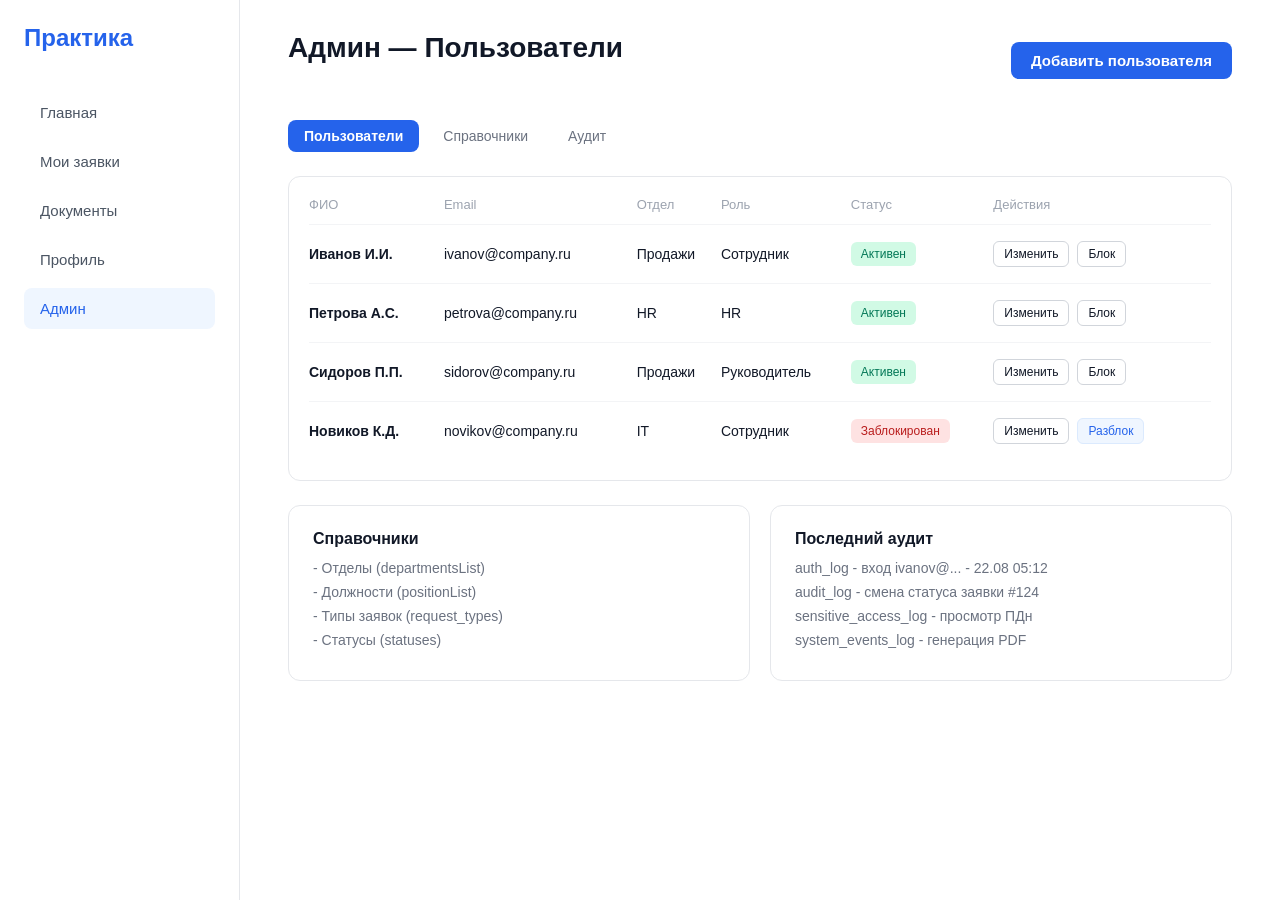
<file: frontend/admin.html>
<!DOCTYPE html>
<html lang="ru">
<head>
    <meta charset="UTF-8">
    <meta name="viewport" content="width=device-width, initial-scale=1.0">
    <title>Практика - Админ</title>
    <link rel="stylesheet" href="styles/admin.css">
</head>
<body>

    <!-- Сайдбар -->
    <aside class="sidebar">
        <div class="logo">Практика</div>
        <nav class="nav">
            <a href="dashboard.html">Главная</a>
            <a href="my-requests.html">Мои заявки</a>
            <a href="documents.html">Документы</a>
            <a href="profile.html">Профиль</a>
            <a href="admin.html" class="active">Админ</a>
        </nav>
    </aside>

    <!-- Основной контент -->
    <main class="main-content">
        <div style="display: flex; justify-content: space-between; align-items: center; margin-bottom: 32px;">
            <h1>Админ — Пользователи</h1>
            <button class="btn-primary">Добавить пользователя</button>
        </div>

        <!-- Табы -->
        <div class="filters">
            <button class="filter-tab active">Пользователи</button>
            <button class="filter-tab">Справочники</button>
            <button class="filter-tab">Аудит</button>
        </div>

        <!-- Таблица -->
        <div class="table-container">
            <table>
                <thead>
                    <tr>
                        <th>ФИО</th>
                        <th>Email</th>
                        <th>Отдел</th>
                        <th>Роль</th>
                        <th>Статус</th>
                        <th>Действия</th>
                    </tr>
                </thead>
                <tbody>
                    <tr>
                        <td>Иванов И.И.</td>
                        <td>ivanov@company.ru</td>
                        <td>Продажи</td>
                        <td>Сотрудник</td>
                        <td><span class="status active">Активен</span></td>
                        <td>
                            <div class="actions">
                                <button class="btn-action">Изменить</button>
                                <button class="btn-action">Блок</button>
                            </div>
                        </td>
                    </tr>
                    <tr>
                        <td>Петрова А.С.</td>
                        <td>petrova@company.ru</td>
                        <td>HR</td>
                        <td>HR</td>
                        <td><span class="status active">Активен</span></td>
                        <td>
                            <div class="actions">
                                <button class="btn-action">Изменить</button>
                                <button class="btn-action">Блок</button>
                            </div>
                        </td>
                    </tr>
                    <tr>
                        <td>Сидоров П.П.</td>
                        <td>sidorov@company.ru</td>
                        <td>Продажи</td>
                        <td>Руководитель</td>
                        <td><span class="status active">Активен</span></td>
                        <td>
                            <div class="actions">
                                <button class="btn-action">Изменить</button>
                                <button class="btn-action">Блок</button>
                            </div>
                        </td>
                    </tr>
                    <tr>
                        <td>Новиков К.Д.</td>
                        <td>novikov@company.ru</td>
                        <td>IT</td>
                        <td>Сотрудник</td>
                        <td><span class="status blocked">Заблокирован</span></td>
                        <td>
                            <div class="actions">
                                <button class="btn-action">Изменить</button>
                                <button class="btn-action blue">Разблок</button>
                            </div>
                        </td>
                    </tr>
                </tbody>
            </table>
        </div>

        <!-- Нижние карточки -->
        <div class="bottom-cards">
            <div class="info-card">
                <h3>Справочники</h3>
                <ul>
                    <li>- Отделы (departmentsList)</li>
                    <li>- Должности (positionList)</li>
                    <li>- Типы заявок (request_types)</li>
                    <li>- Статусы (statuses)</li>
                </ul>
            </div>
            <div class="info-card">
                <h3>Последний аудит</h3>
                <ul>
                    <li>auth_log - вход ivanov@... - 22.08 05:12</li>
                    <li>audit_log - смена статуса заявки #124</li>
                    <li>sensitive_access_log - просмотр ПДн</li>
                    <li>system_events_log - генерация PDF</li>
                </ul>
            </div>
        </div>
    </main>
</body>
</html>
</file>
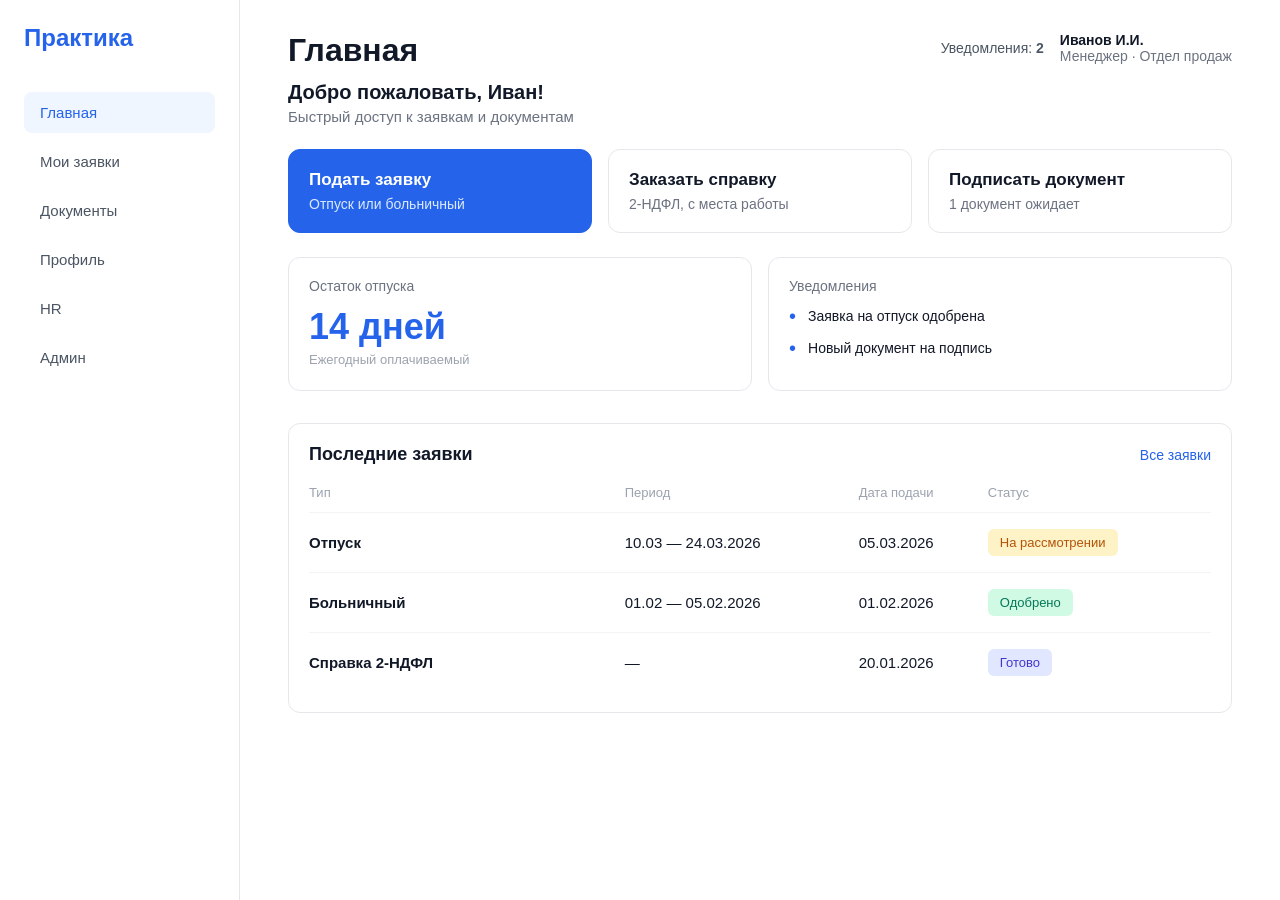
<file: frontend/dashboard.html>
<!DOCTYPE html>
<html lang="ru">
<head>
    <meta charset="UTF-8">
    <meta name="viewport" content="width=device-width, initial-scale=1.0">
    <title>Практика - Главная</title>
    <link rel="stylesheet" href="styles/dashboard.css"></head>
<body>

    <!-- Сайдбар -->
    <aside class="sidebar">
        <div class="logo">Практика</div>
        <nav class="nav">
            <a href="dashboard.html" class="active">Главная</a>
            <a href="my-requests.html">Мои заявки</a>
            <a href="documents.html">Документы</a>
            <a href="profile.html">Профиль</a>
            <a href="hr.html">HR</a> <!-- Если есть такая страница -->
    <a href="admin.html">Админ</a> <!-- ДОБАВИТЬ ЭТУ СТРОКУ -->
        </nav>
    </aside>

    <!-- Основной контент -->
    <main class="main-content">
        
        <div class="header">
            <div class="welcome-text">
                <h1>Главная</h1>
                <h2>Добро пожаловать, <span id="user-name">Иван</span>!</h2>
                <p>Быстрый доступ к заявкам и документам</p>
            </div>
            <div class="user-info">
                <div class="notif-badge">Уведомления: <b>2</b></div>
                <div>
                    <div class="name" id="full-name">Иванов И.И.</div>
                    <div class="role" id="user-role">Менеджер · Отдел продаж</div>
                </div>
            </div>
        </div>

        <!-- Карточки действий -->
        <div class="quick-actions">
            <div class="action-card primary">
                <h3>Подать заявку</h3>
                <p>Отпуск или больничный</p>
            </div>
            <div class="action-card">
                <h3>Заказать справку</h3>
                <p>2-НДФЛ, с места работы</p>
            </div>
            <div class="action-card">
                <h3>Подписать документ</h3>
                <p><span id="docs-count">1</span> документ ожидает</p>
            </div>
        </div>

        <!-- Инфо-блоки -->
        <div class="info-grid">
            <div class="info-card">
                <h3>Остаток отпуска</h3>
                <div class="days-left"><span id="vacation-days">14</span> дней</div>
                <div class="hint">Ежегодный оплачиваемый</div>
            </div>
            <div class="info-card">
                <h3>Уведомления</h3>
                <ul class="notifications">
                    <li>Заявка на отпуск одобрена</li>
                    <li>Новый документ на подпись</li>
                </ul>
            </div>
        </div>

        <!-- Таблица заявок -->
        <div class="requests-table">
            <div class="table-header">
                <h3>Последние заявки</h3>
                <a href="#">Все заявки</a>
            </div>
            <table>
                <thead>
                    <tr>
                        <th>Тип</th>
                        <th>Период</th>
                        <th>Дата подачи</th>
                        <th>Статус</th>
                    </tr>
                </thead>
                <tbody id="requests-body">
                    <!-- Сюда JS подставит данные из "затычки" -->
                </tbody>
            </table>
        </div>

    </main>

    <script>
        // ==========================================
        // ВРЕМЕННАЯ ЗАТЫЧКА (TODO: Заменить на реальные API запросы к бэкенду)
        // ==========================================
        
        // Данные пользователя (придут из БД после логина)
        const userData = {
            firstName: "Иван",
            fullName: "Иванов И.И.",
            role: "Менеджер · Отдел продаж",
            vacationDays: 14,
            docsCount: 1
        };

        // Данные о последних заявках (придут из БД)
        const requestsData = [
            { type: "Отпуск", period: "10.03 — 24.03.2026", date: "05.03.2026", status: "На рассмотрении", class: "pending" },
            { type: "Больничный", period: "01.02 — 05.02.2026", date: "01.02.2026", status: "Одобрено", class: "approved" },
            { type: "Справка 2-НДФЛ", period: "—", date: "20.01.2026", status: "Готово", class: "ready" }
        ];

        // Функция для отрисовки данных на странице
        function renderDashboard() {
            // Подставляем данные пользователя
            document.getElementById('user-name').textContent = userData.firstName;
            document.getElementById('full-name').textContent = userData.fullName;
            document.getElementById('user-role').textContent = userData.role;
            document.getElementById('vacation-days').textContent = userData.vacationDays;
            document.getElementById('docs-count').textContent = userData.docsCount;

            // Отрисовываем таблицу заявок
            const tbody = document.getElementById('requests-body');
            tbody.innerHTML = ''; // Очищаем перед отрисовкой

            requestsData.forEach(req => {
                const row = document.createElement('tr');
                row.innerHTML = `
                    <td>${req.type}</td>
                    <td>${req.period}</td>
                    <td>${req.date}</td>
                    <td><span class="status ${req.class}">${req.status}</span></td>
                `;
                tbody.appendChild(row);
            });
        }

        // Запускаем отрисовку при загрузке страницы
        document.addEventListener('DOMContentLoaded', renderDashboard);
    </script>
</body>
</html>
</file>
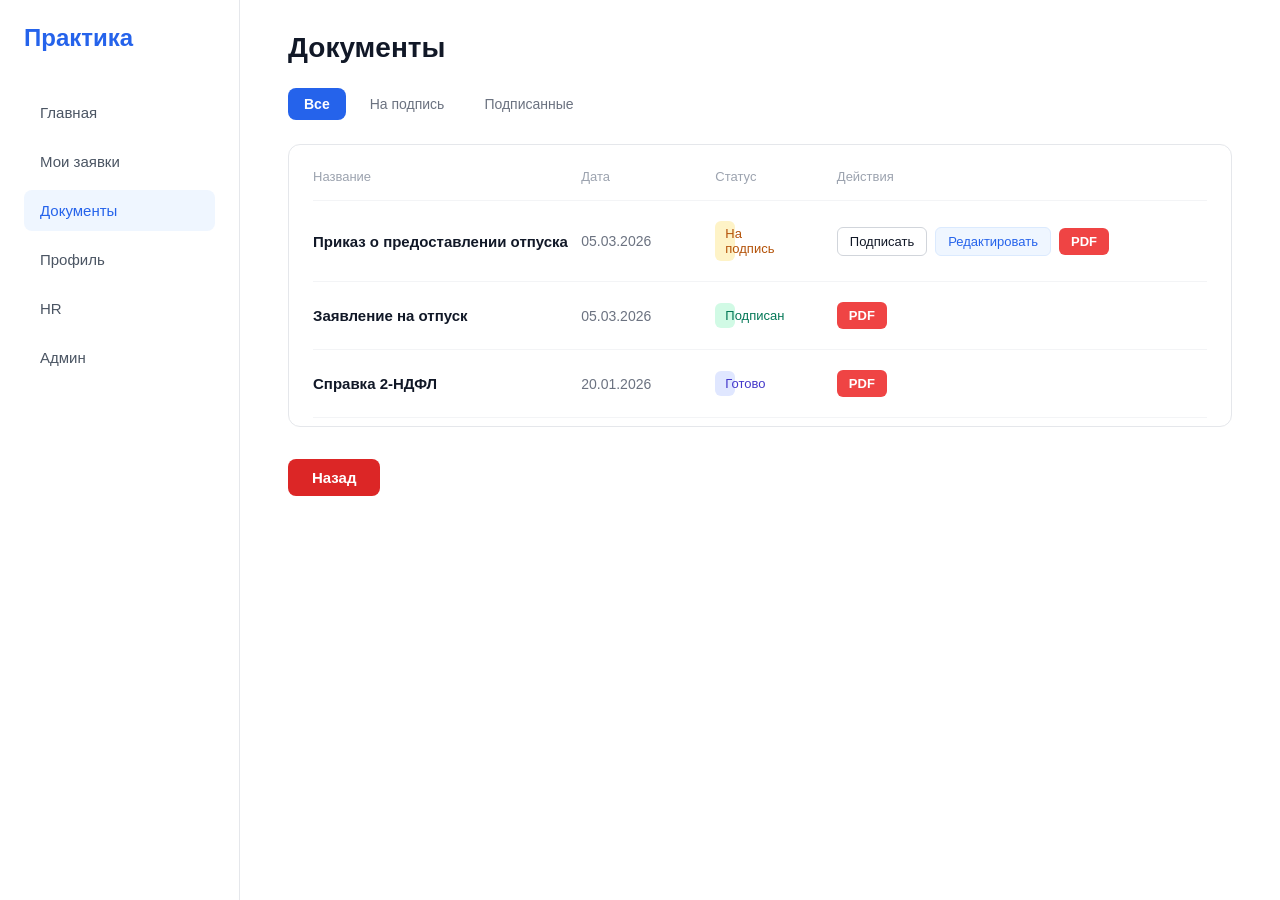
<file: frontend/documents.html>
<!DOCTYPE html>
<html lang="ru">
<head>
    <meta charset="UTF-8">
    <meta name="viewport" content="width=device-width, initial-scale=1.0">
    <title>Практика - Документы</title>
    <link rel="stylesheet" href="styles/documents.css">
</head>
<body>

    <!-- Сайдбар -->
    <aside class="sidebar">
        <div class="logo">Практика</div>
        <nav class="nav">
            <a href="dashboard.html">Главная</a>
            <a href="my-requests.html">Мои заявки</a>
            <a href="documents.html" class="active">Документы</a>
            <a href="profile.html">Профиль</a>
            <a href="hr.html">HR</a> <!-- Если есть такая страница -->
    <a href="admin.html">Админ</a> <!-- ДОБАВИТЬ ЭТУ СТРОКУ -->
        </nav>
    </aside>

    <!-- Основной контент -->
    <main class="main-content">
        <h1>Документы</h1>

        <!-- Фильтры -->
        <div class="filters">
            <button class="filter-tab active" onclick="filterDocs('all')">Все</button>
            <button class="filter-tab" onclick="filterDocs('pending')">На подпись</button>
            <button class="filter-tab" onclick="filterDocs('signed')">Подписанные</button>
        </div>

        <!-- Таблица -->
        <div class="table-container">
            <table>
                <thead>
                    <tr>
                        <th>Название</th>
                        <th>Дата</th>
                        <th>Статус</th>
                        <th>Действия</th>
                    </tr>
                </thead>
                <tbody id="docs-table-body">
                    <!-- Данные подставит JS -->
                </tbody>
            </table>
        </div>

        <!-- Кнопка Назад -->
        <button class="btn-back" onclick="goBack()">Назад</button>

    </main>

    <script>
        // ==========================================
        // ВРЕМЕННАЯ ЗАТЫЧКА (TODO: Заменить на реальные API запросы к бэкенду)
        // ==========================================
        
        // Данные о документах (придут из БД)
        let docsData = [
            { 
                title: "Приказ о предоставлении отпуска", 
                date: "05.03.2026", 
                status: "На подпись", 
                class: "pending",
                actions: ['sign', 'edit', 'pdf'] // Кнопки: подписать, редактировать, скачать PDF
            },
            { 
                title: "Заявление на отпуск", 
                date: "05.03.2026", 
                status: "Подписан", 
                class: "signed",
                actions: ['pdf']
            },
            { 
                title: "Справка 2-НДФЛ", 
                date: "20.01.2026", 
                status: "Готово", 
                class: "ready",
                actions: ['pdf']
            }
        ];

        // Функция для отрисовки таблицы с учетом фильтра
        function renderTable(filter = 'all') {
            const tbody = document.getElementById('docs-table-body');
            tbody.innerHTML = ''; // Очищаем таблицу

            docsData.forEach(doc => {
                // Если фильтр не 'all' и статус не совпадает, пропускаем
                if (filter !== 'all' && doc.class !== filter) {
                    return;
                }

                const row = document.createElement('tr');
                
                // Генерируем HTML для кнопок действий
                let actionsHtml = '<div class="actions">';
                
                if (doc.actions.includes('sign')) {
                    actionsHtml += `<button class="btn-action">Подписать</button>`;
                }
                if (doc.actions.includes('edit')) {
                    actionsHtml += `<button class="btn-action blue">Редактировать</button>`;
                }
                if (doc.actions.includes('pdf')) {
                    actionsHtml += `<button class="btn-pdf">PDF</button>`;
                }
                
                actionsHtml += '</div>';

                row.innerHTML = `
                    <td class="doc-title">${doc.title}</td>
                    <td class="doc-date">${doc.date}</td>
                    <td><span class="status ${doc.class}">${doc.status}</span></td>
                    <td>${actionsHtml}</td>
                `;
                tbody.appendChild(row);
            });
        }

        // Функция переключения фильтров
        function filterDocs(filterType) {
            // Обновляем активный класс на кнопках
            const tabs = document.querySelectorAll('.filter-tab');
            tabs.forEach(tab => tab.classList.remove('active'));
            
            // Находим нажатую кнопку и делаем её активной
            event.target.classList.add('active');

            // Перерисовываем таблицу
            renderTable(filterType);
        }

        // Функция для кнопки "Назад"
        function goBack() {
            // Возвращаем пользователя на предыдущую страницу в истории браузера
            window.history.back();
        }

        // Первичная отрисовка при загрузке страницы
        document.addEventListener('DOMContentLoaded', () => renderTable('all'));
    </script>
</body>
</html>
</file>
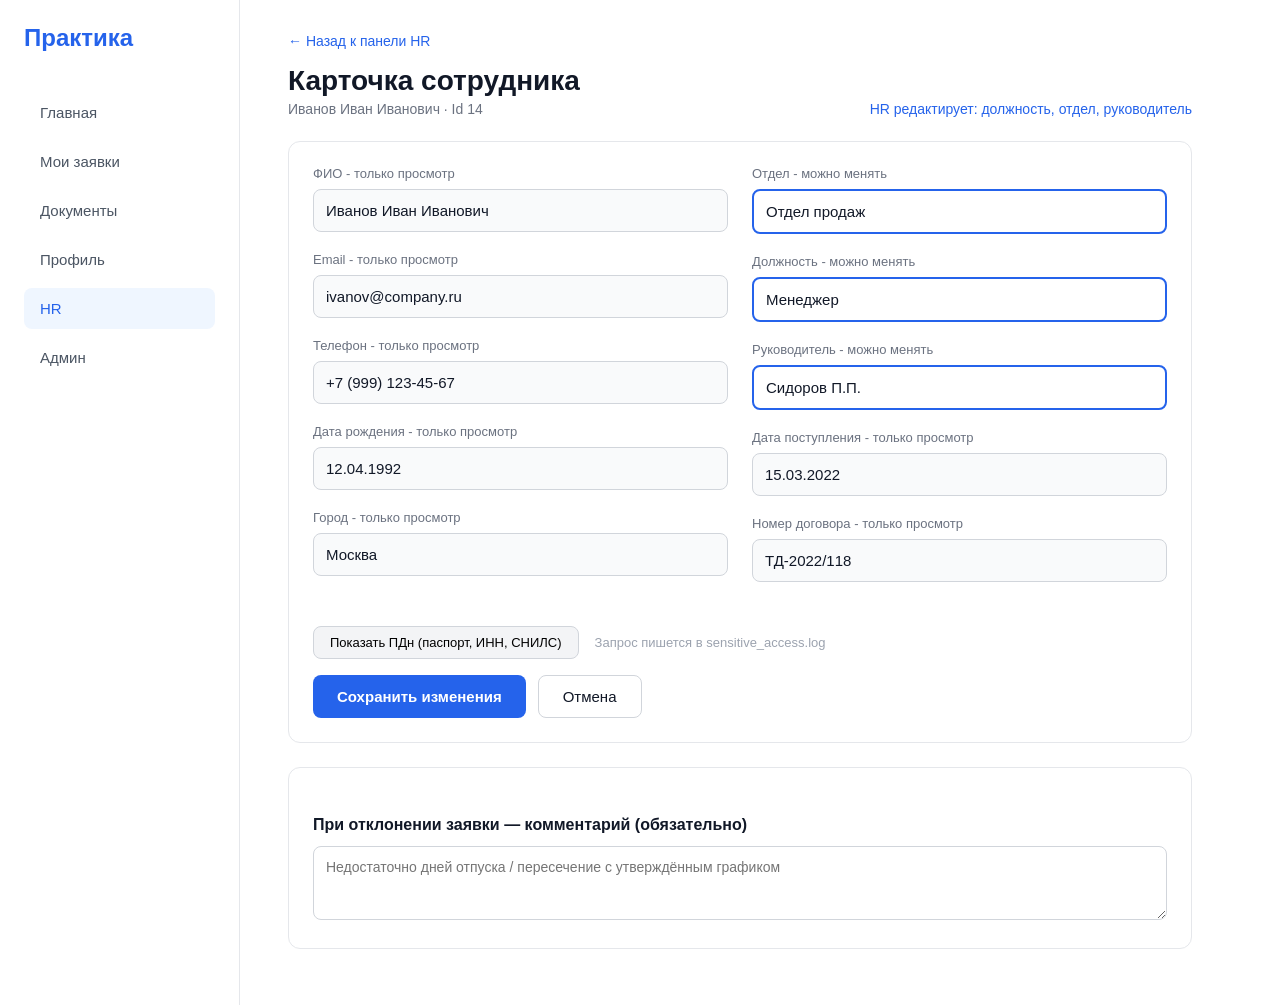
<file: frontend/employee-card.html>
<!DOCTYPE html>
<html lang="ru">
<head>
    <meta charset="UTF-8">
    <meta name="viewport" content="width=device-width, initial-scale=1.0">
    <title>Практика - Карточка сотрудника</title>
    <link rel="stylesheet" href="styles/employee-card.css">
</head>
<body>

    <aside class="sidebar">
        <div class="logo">Практика</div>
        <nav class="nav">
            <a href="dashboard.html">Главная</a>
            <a href="my-requests.html">Мои заявки</a>
            <a href="documents.html">Документы</a>
            <a href="profile.html">Профиль</a>
            <a href="hr.html" class="active">HR</a>
            <a href="admin.html">Админ</a>
        </nav>
    </aside>

    <main class="main-content">
        <a href="hr.html" class="back-link">← Назад к панели HR</a>

        <div class="header">
            <div>
                <h1>Карточка сотрудника</h1>
                <p id="emp-subtitle">—</p>
            </div>
            <div class="hint">HR редактирует: должность, отдел, руководитель</div>
        </div>

        <div class="card">
            <div class="grid-2">
                <!-- Левая колонка (только просмотр) -->
                <div>
                    <div class="form-group">
                        <label>ФИО - только просмотр</label>
                        <input type="text" id="fio" readonly>
                    </div>
                    <div class="form-group">
                        <label>Email - только просмотр</label>
                        <input type="email" id="email" readonly>
                    </div>
                    <div class="form-group">
                        <label>Телефон - только просмотр</label>
                        <input type="text" id="phone" readonly>
                    </div>
                    <div class="form-group">
                        <label>Дата рождения - только просмотр</label>
                        <input type="text" id="birth-date" readonly>
                    </div>
                    <div class="form-group">
                        <label>Город - только просмотр</label>
                        <input type="text" id="city" readonly>
                    </div>
                </div>

                <!-- Правая колонка (редактируемая) -->
                <div>
                    <div class="form-group">
                        <label>Отдел - можно менять</label>
                        <input type="text" id="department" class="editable">
                    </div>
                    <div class="form-group">
                        <label>Должность - можно менять</label>
                        <input type="text" id="position" class="editable">
                    </div>
                    <div class="form-group">
                        <label>Руководитель - можно менять</label>
                        <input type="text" id="manager" class="editable">
                    </div>
                    <div class="form-group">
                        <label>Дата поступления - только просмотр</label>
                        <input type="text" id="hire-date" readonly>
                    </div>
                    <div class="form-group">
                        <label>Номер договора - только просмотр</label>
                        <input type="text" id="contract-number" readonly>
                    </div>
                </div>
            </div>

            <div class="sensitive-block">
                <button class="btn-sensitive">Показать ПДн (паспорт, ИНН, СНИЛС)</button>
                <span class="sensitive-note">Запрос пишется в sensitive_access.log</span>
            </div>

            <div class="btn-group">
                <button class="btn-primary">Сохранить изменения</button>
                <button class="btn-secondary" onclick="window.history.back()">Отмена</button>
            </div>
        </div>

        <div class="card">
            <div class="comment-block">
                <h3>При отклонении заявки — комментарий (обязательно)</h3>
                <textarea rows="3" placeholder="Недостаточно дней отпуска / пересечение с утверждённым графиком"></textarea>
            </div>
        </div>
    </main>

    <script>
        // Читаем ID из URL
        const urlParams = new URLSearchParams(window.location.search);
        const employeeId = urlParams.get('id');

        // Временная база сотрудников (та же, что и в hr.html)
        const employees = [
            { id: 14, fullName: "Иванов Иван Иванович", email: "ivanov@company.ru", phone: "+7 (999) 123-45-67", birthDate: "12.04.1992", city: "Москва", department: "Отдел продаж", position: "Менеджер", manager: "Сидоров П.П.", hireDate: "15.03.2022", contractNumber: "ТД-2022/118" },
            { id: 15, fullName: "Козлова Мария Андреевна", email: "kozlova@company.ru", phone: "+7 (999) 765-43-21", birthDate: "03.07.1995", city: "Москва", department: "Отдел продаж", position: "Специалист", manager: "Сидоров П.П.", hireDate: "10.01.2023", contractNumber: "ТД-2023/045" },
            { id: 16, fullName: "Смирнов Алексей Викторович", email: "smirnov@company.ru", phone: "+7 (999) 111-22-33", birthDate: "25.11.1990", city: "СПб", department: "IT", position: "Разработчик", manager: "Орлова Е.Н.", hireDate: "01.09.2021", contractNumber: "ТД-2021/112" },
            { id: 17, fullName: "Орлова Елена Николаевна", email: "orlova@company.ru", phone: "+7 (999) 444-55-66", birthDate: "14.02.1988", city: "Москва", department: "IT", position: "Руководитель", manager: "—", hireDate: "20.05.2020", contractNumber: "ТД-2020/088" }
        ];

        // Ищем сотрудника (если нет ID — показываем первого)
        const employee = employees.find(emp => emp.id == employeeId) || employees[0];

        // Заполняем поля
        document.getElementById('emp-subtitle').textContent = `${employee.fullName} · Id ${employee.id}`;
        document.getElementById('fio').value = employee.fullName;
        document.getElementById('email').value = employee.email;
        document.getElementById('phone').value = employee.phone;
        document.getElementById('birth-date').value = employee.birthDate;
        document.getElementById('city').value = employee.city;
        document.getElementById('department').value = employee.department;
        document.getElementById('position').value = employee.position;
        document.getElementById('manager').value = employee.manager;
        document.getElementById('hire-date').value = employee.hireDate;
        document.getElementById('contract-number').value = employee.contractNumber;
    </script>
</body>
</html>
</file>
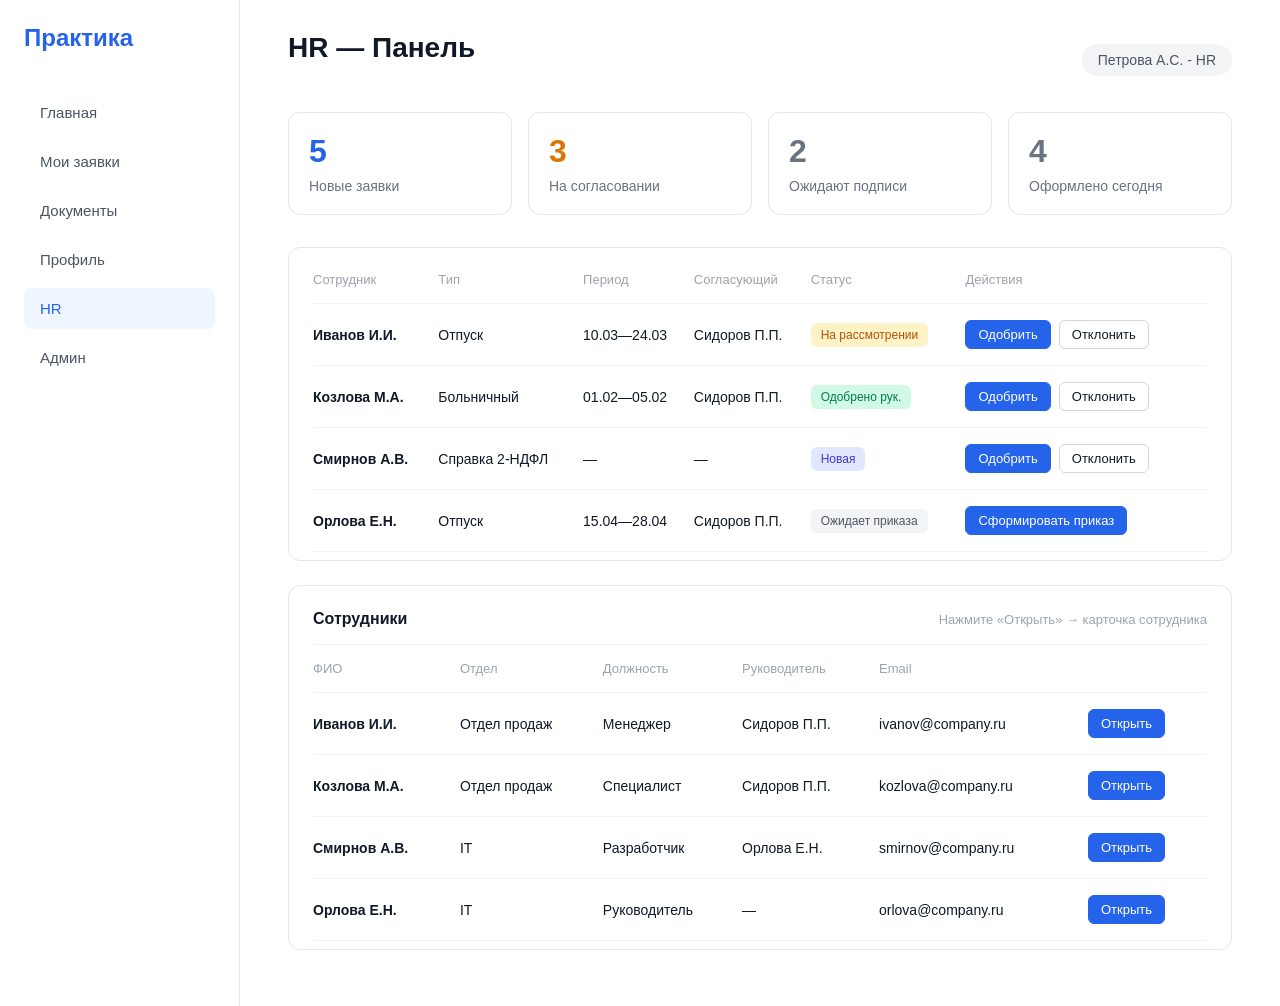
<file: frontend/hr.html>
<!DOCTYPE html>
<html lang="ru">
<head>
    <meta charset="UTF-8">
    <meta name="viewport" content="width=device-width, initial-scale=1.0">
    <title>Практика - HR Панель</title>
    <link rel="stylesheet" href="styles/hr.css"></head>
<body>

    <!-- Сайдбар -->
    <aside class="sidebar">
        <div class="logo">Практика</div>
        <nav class="nav">
            <a href="dashboard.html">Главная</a>
            <a href="my-requests.html">Мои заявки</a>
            <a href="documents.html">Документы</a>
            <a href="profile.html">Профиль</a>
            <a href="hr.html" class="active">HR</a>
            <a href="admin.html">Админ</a>
        </nav>
    </aside>

    <!-- Основной контент -->
    <main class="main-content">
        
        <div class="top-bar">
            <h1>HR — Панель</h1>
            <div class="user-chip">Петрова А.С. - HR</div>
        </div>

        <!-- Карточки статистики -->
        <div class="stats-grid">
            <div class="stat-card">
                <div class="number">5</div>
                <div class="label">Новые заявки</div>
            </div>
            <div class="stat-card">
                <div class="number">3</div>
                <div class="label">На согласовании</div>
            </div>
            <div class="stat-card">
                <div class="number">2</div>
                <div class="label">Ожидают подписи</div>
            </div>
            <div class="stat-card">
                <div class="number">4</div>
                <div class="label">Оформлено сегодня</div>
            </div>
        </div>

        <!-- Таблица заявок -->
        <div class="table-container">
            <table>
                <thead>
                    <tr>
                        <th>Сотрудник</th>
                        <th>Тип</th>
                        <th>Период</th>
                        <th>Согласующий</th>
                        <th>Статус</th>
                        <th>Действия</th>
                    </tr>
                </thead>
                <tbody>
                    <tr>
                        <td>Иванов И.И.</td>
                        <td>Отпуск</td>
                        <td>10.03—24.03</td>
                        <td>Сидоров П.П.</td>
                        <td><span class="status pending">На рассмотрении</span></td>
                        <td>
                            <div class="actions">
                                <button class="btn-blue">Одобрить</button>
                                <button class="btn-action">Отклонить</button>
                            </div>
                        </td>
                    </tr>
                    <tr>
                        <td>Козлова М.А.</td>
                        <td>Больничный</td>
                        <td>01.02—05.02</td>
                        <td>Сидоров П.П.</td>
                        <td><span class="status approved">Одобрено рук.</span></td>
                        <td>
                            <div class="actions">
                                <button class="btn-blue">Одобрить</button>
                                <button class="btn-action">Отклонить</button>
                            </div>
                        </td>
                    </tr>
                    <tr>
                        <td>Смирнов А.В.</td>
                        <td>Справка 2-НДФЛ</td>
                        <td>—</td>
                        <td>—</td>
                        <td><span class="status new">Новая</span></td>
                        <td>
                            <div class="actions">
                                <button class="btn-blue">Одобрить</button>
                                <button class="btn-action">Отклонить</button>
                            </div>
                        </td>
                    </tr>
                    <tr>
                        <td>Орлова Е.Н.</td>
                        <td>Отпуск</td>
                        <td>15.04—28.04</td>
                        <td>Сидоров П.П.</td>
                        <td><span class="status waiting">Ожидает приказа</span></td>
                        <td>
                            <div class="actions">
                                <button class="btn-blue">Сформировать приказ</button>
                            </div>
                        </td>
                    </tr>
                </tbody>
            </table>
        </div>

        <!-- Таблица сотрудников -->
        <div class="table-container">
            <div class="employees-header">
                <h3>Сотрудники</h3>
                <span>Нажмите «Открыть» → карточка сотрудника</span>
            </div>
            <table>
                <thead>
                    <tr>
                        <th>ФИО</th>
                        <th>Отдел</th>
                        <th>Должность</th>
                        <th>Руководитель</th>
                        <th>Email</th>
                        <th></th>
                    </tr>
                </thead>
                <!-- Изменили tbody на id для динамического заполнения -->
                <tbody id="employees-tbody">
                    <!-- Данные подставит JS -->
                </tbody>
            </table>
        </div>

    </main>

    <!-- СКРИПТ ДЛЯ ДИНАМИЧЕСКОГО ЗАПОЛНЕНИЯ И ПЕРЕХОДА -->
    <script>
        // Временная база сотрудников (ЗАТЫЧКА)
        const employees = [
            { id: 14, fullName: "Иванов Иван Иванович", firstName: "Иванов И.И.", email: "ivanov@company.ru", phone: "+7 (999) 123-45-67", birthDate: "12.04.1992", city: "Москва", department: "Отдел продаж", position: "Менеджер", manager: "Сидоров П.П.", hireDate: "15.03.2022", contractNumber: "ТД-2022/118" },
            { id: 15, fullName: "Козлова Мария Андреевна", firstName: "Козлова М.А.", email: "kozlova@company.ru", phone: "+7 (999) 765-43-21", birthDate: "03.07.1995", city: "Москва", department: "Отдел продаж", position: "Специалист", manager: "Сидоров П.П.", hireDate: "10.01.2023", contractNumber: "ТД-2023/045" },
            { id: 16, fullName: "Смирнов Алексей Викторович", firstName: "Смирнов А.В.", email: "smirnov@company.ru", phone: "+7 (999) 111-22-33", birthDate: "25.11.1990", city: "СПб", department: "IT", position: "Разработчик", manager: "Орлова Е.Н.", hireDate: "01.09.2021", contractNumber: "ТД-2021/112" },
            { id: 17, fullName: "Орлова Елена Николаевна", firstName: "Орлова Е.Н.", email: "orlova@company.ru", phone: "+7 (999) 444-55-66", birthDate: "14.02.1988", city: "Москва", department: "IT", position: "Руководитель", manager: "—", hireDate: "20.05.2020", contractNumber: "ТД-2020/088" }
        ];

        // Функция отрисовки таблицы сотрудников
        function renderEmployees() {
            const tbody = document.getElementById('employees-tbody');
            tbody.innerHTML = '';

            employees.forEach(emp => {
                const row = document.createElement('tr');
                row.innerHTML = `
                    <td>${emp.firstName}</td>
                    <td>${emp.department}</td>
                    <td>${emp.position}</td>
                    <td>${emp.manager}</td>
                    <td>${emp.email}</td>
                    <td>
                        <button class="btn-blue" onclick="openEmployee(${emp.id})">Открыть</button>
                    </td>
                `;
                tbody.appendChild(row);
            });
        }

        // Функция перехода на карточку сотрудника
        function openEmployee(id) {
            window.location.href = `employee-card.html?id=${id}`;
        }

        // Отрисовка при загрузке
        document.addEventListener('DOMContentLoaded', renderEmployees);
    </script>
</body>
</html>
</file>
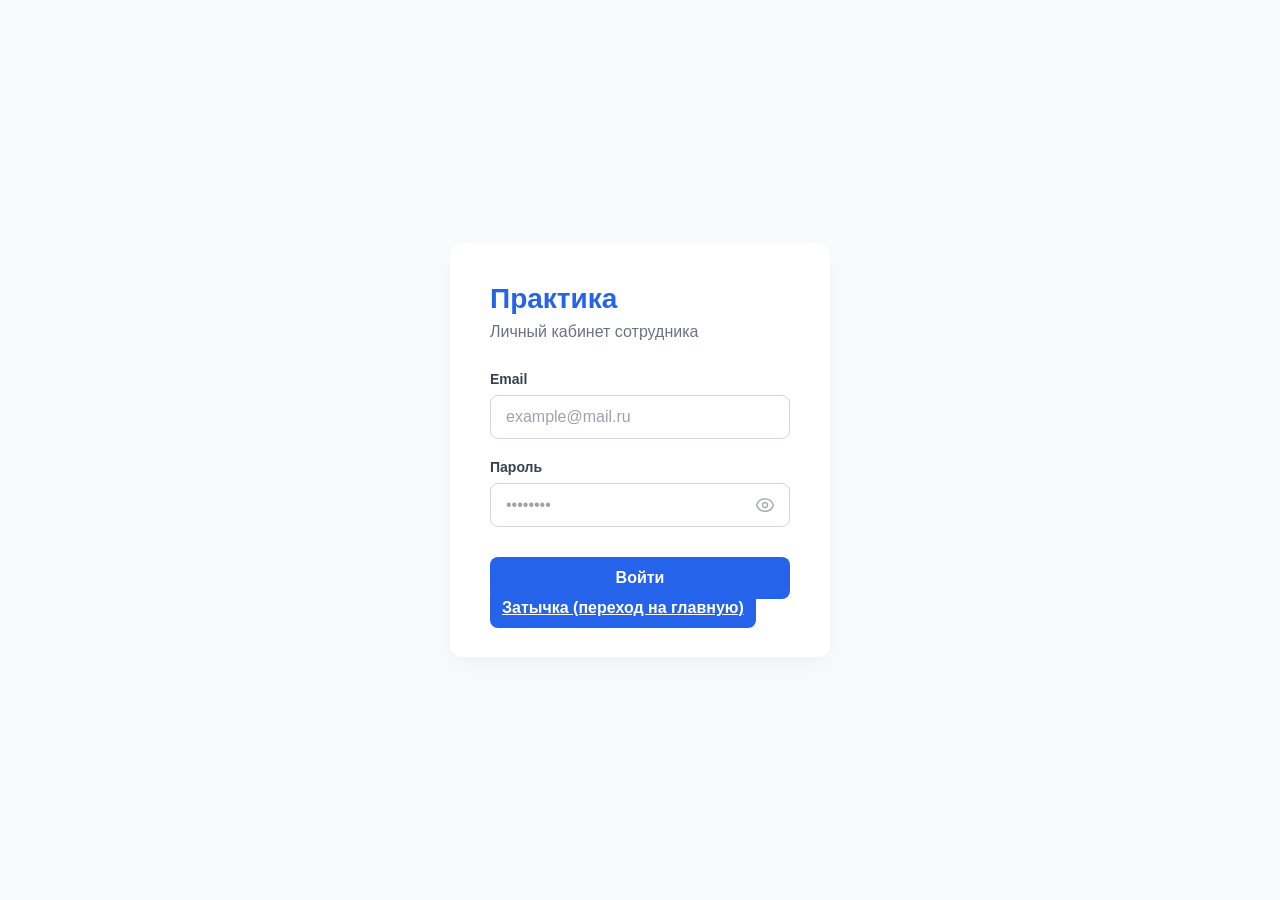
<file: frontend/login.html>
<!DOCTYPE html>
<html lang="ru">
<head>
    <meta charset="UTF-8">
    <meta name="viewport" content="width=device-width, initial-scale=1.0">
    <title>Авторизация - Практика</title>
    <link rel="stylesheet" href="styles/login.css">
</head>
<body>
    <div class="card">
        <h1>Практика</h1>
        <p class="subtitle">Личный кабинет сотрудника</p>

        <form action="#" method="POST">
            <div class="form-group">
                <label for="email">Email</label>
                <input type="email" id="email" name="email" placeholder="example@mail.ru" required>
            </div>

            <div class="form-group">
                <label for="password">Пароль</label>
                <div class="input-wrapper">
                    <input type="password" id="password" name="password" placeholder="••••••••" required>
                    <!-- Иконка глаза (SVG) -->
                    <span class="eye-icon" onclick="togglePassword()">
                        <svg xmlns="http://www.w3.org/2000/svg" fill="none" viewBox="0 0 24 24" stroke-width="1.5" stroke="currentColor" width="20" height="20">
                            <path stroke-linecap="round" stroke-linejoin="round" d="M2.036 12.322a1.012 1.012 0 010-.639C3.423 7.51 7.36 4.5 12 4.5c4.638 0 8.573 3.007 9.963 7.178.07.207.07.431 0 .639C20.577 16.49 16.64 19.5 12 19.5c-4.638 0-8.573-3.007-9.963-7.178z" />
                            <path stroke-linecap="round" stroke-linejoin="round" d="M15 12a3 3 0 11-6 0 3 3 0 016 0z" />
                        </svg>
                    </span>
                </div>
            </div>

            <button type="submit" class="submit-btn">Войти</button>
            <a href="dashboard.html" class="submit-btn">Затычка (переход на главную)</a>
        </form>
    </div>

    <!-- Небольшой скрипт для переключения видимости пароля -->
    <script>
        function togglePassword() {
            const passwordInput = document.getElementById('password');
            if (passwordInput.type === 'password') {
                passwordInput.type = 'text';
            } else {
                passwordInput.type = 'password';
            }
        }
    </script>
</body>
</html>
</file>
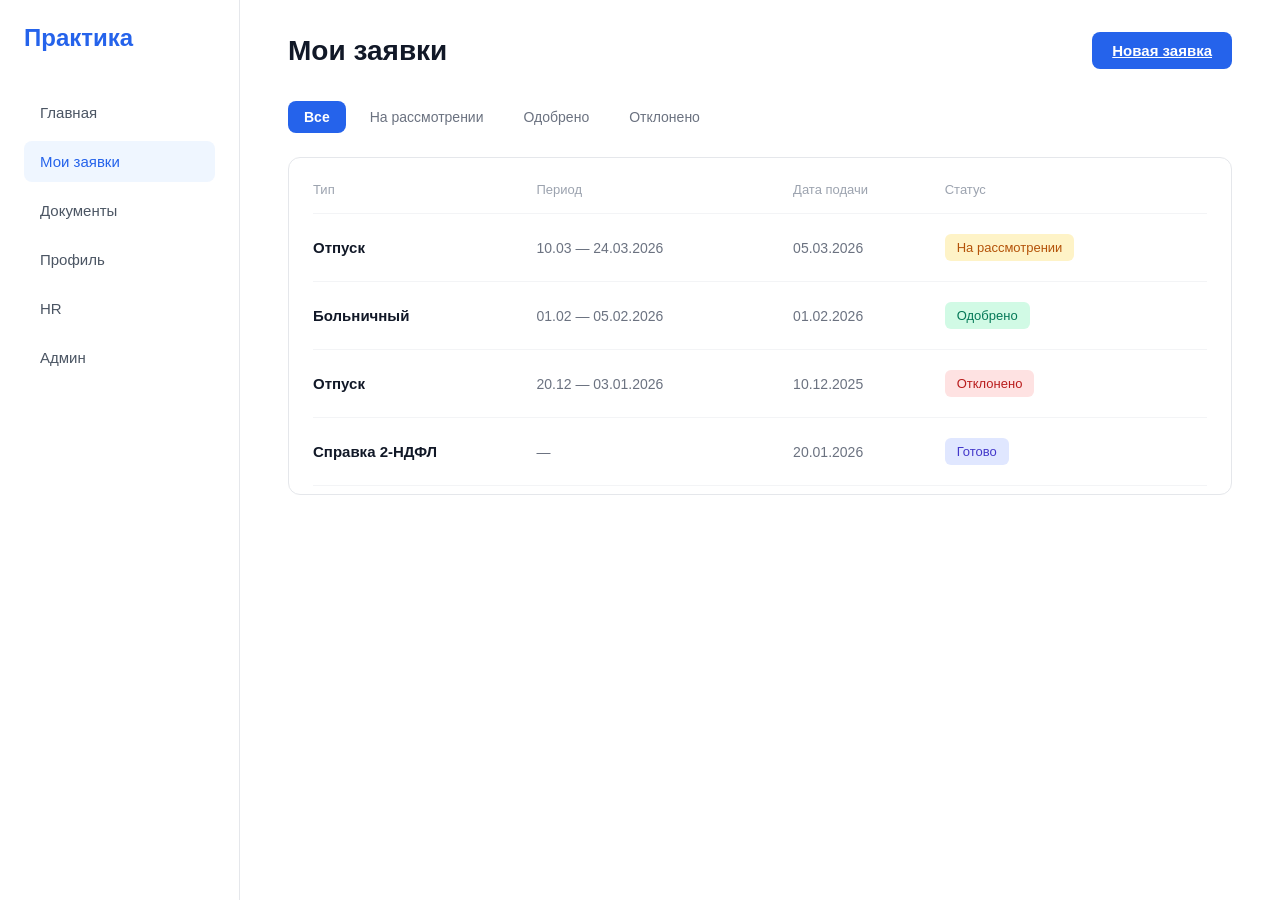
<file: frontend/my-requests.html>
<!DOCTYPE html>
<html lang="ru">
<head>
    <meta charset="UTF-8">
    <meta name="viewport" content="width=device-width, initial-scale=1.0">
    <title>Практика - Мои заявки</title>
    <link rel="stylesheet" href="styles/my-requests.css"></head>
<body>

    <!-- Сайдбар -->
    <aside class="sidebar">
        <div class="logo">Практика</div>
        <nav class="nav">
            <a href="dashboard.html">Главная</a>
            <a href="my-requests.html" class="active">Мои заявки</a>
            <a href="documents.html">Документы</a>
            <a href="profile.html">Профиль</a>
            <a href="hr.html">HR</a> <!-- Если есть такая страница -->
    <a href="admin.html">Админ</a> <!-- ДОБАВИТЬ ЭТУ СТРОКУ -->
        </nav>
    </aside>

    <!-- Основной контент -->
    <main class="main-content">
        
        <div class="page-header">
            <h1>Мои заявки</h1>
            <a href="new-request.html" class="btn-primary">Новая заявка</a>
        </div>

        <!-- Фильтры -->
        <div class="filters">
            <button class="filter-tab active" onclick="filterRequests('all')">Все</button>
            <button class="filter-tab" onclick="filterRequests('pending')">На рассмотрении</button>
            <button class="filter-tab" onclick="filterRequests('approved')">Одобрено</button>
            <button class="filter-tab" onclick="filterRequests('rejected')">Отклонено</button>
        </div>

        <!-- Таблица -->
        <div class="table-container">
            <table>
                <thead>
                    <tr>
                        <th>Тип</th>
                        <th>Период</th>
                        <th>Дата подачи</th>
                        <th>Статус</th>
                    </tr>
                </thead>
                <tbody id="requests-table-body">
                    <!-- Данные подставит JS -->
                </tbody>
            </table>
        </div>

    </main>

    <script>
        // ==========================================
        // ВРЕМЕННАЯ ЗАТЫЧКА (TODO: Заменить на реальные API запросы к бэкенду)
        // ==========================================
        
        // Данные о заявках (придут из БД)
        let requestsData = [
    { id: 1, type: "Отпуск", period: "10.03 — 24.03.2026", date: "05.03.2026", status: "На рассмотрении", class: "pending" },
    { id: 2, type: "Больничный", period: "01.02 — 05.02.2026", date: "01.02.2026", status: "Одобрено", class: "approved" },
    { id: 3, type: "Отпуск", period: "20.12 — 03.01.2026", date: "10.12.2025", status: "Отклонено", class: "rejected" },
    { id: 4, type: "Справка 2-НДФЛ", period: "—", date: "20.01.2026", status: "Готово", class: "ready" }
];

        function renderTable(filter = 'all') {
    const tbody = document.getElementById('requests-table-body');
    tbody.innerHTML = ''; 

    requestsData.forEach(req => {
        if (filter !== 'all' && req.class !== filter) {
            return;
        }

        const row = document.createElement('tr');
        
        // Делаем строку кликабельной и передаем ID заявки в функцию
        row.style.cursor = 'pointer';
        row.onclick = () => openRequest(req.id);

        row.innerHTML = `
            <td>${req.type}</td>
            <td class="request-date">${req.period}</td>
            <td class="request-date">${req.date}</td>
            <td><span class="status ${req.class}">${req.status}</span></td>
        `;
        tbody.appendChild(row);
    });
}

// Функция перехода на страницу деталей
function openRequest(id) {
    // Переходим на страницу деталей, передавая ID в URL
    window.location.href = `request-detail.html?id=${id}`;
}

        // Функция переключения фильтров
        function filterRequests(filterType) {
            // Обновляем активный класс на кнопках
            const tabs = document.querySelectorAll('.filter-tab');
            tabs.forEach(tab => tab.classList.remove('active'));
            
            // Находим нажатую кнопку и делаем её активной
            event.target.classList.add('active');

            // Перерисовываем таблицу
            renderTable(filterType);
        }

        // Первичная отрисовка при загрузке страницы
        document.addEventListener('DOMContentLoaded', () => renderTable('all'));
    </script>
</body>
</html>
</file>
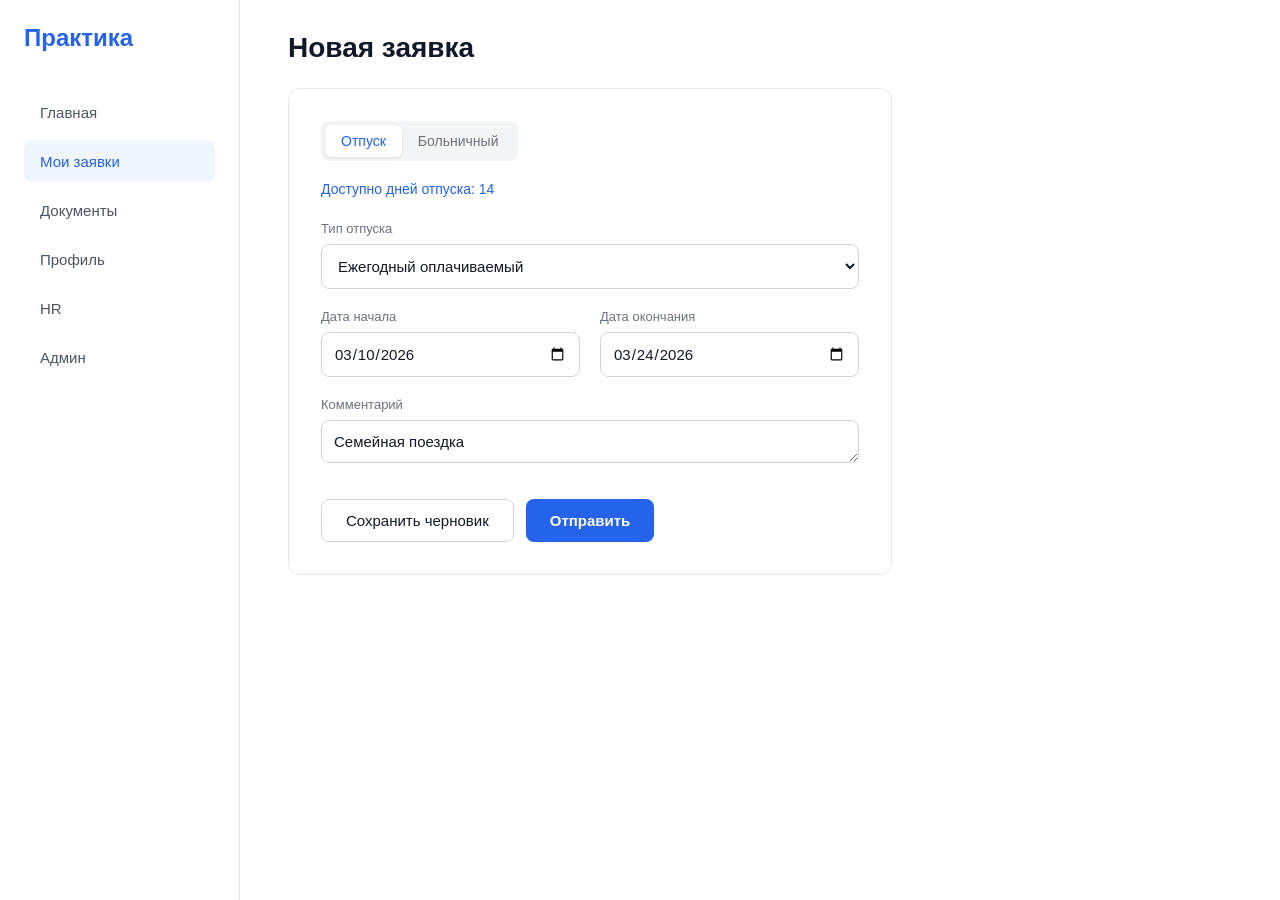
<file: frontend/new-request.html>
<!DOCTYPE html>
<html lang="ru">
<head>
    <meta charset="UTF-8">
    <meta name="viewport" content="width=device-width, initial-scale=1.0">
    <title>Практика - Новая заявка</title>
    <link rel="stylesheet" href="styles/new-request.css"></head>
<body>

    <!-- Сайдбар -->
    <aside class="sidebar">
        <div class="logo">Практика</div>
        <nav class="nav">
            <a href="dashboard.html">Главная</a>
            <a href="my-requests.html" class="active">Мои заявки</a>
            <a href="documents.html">Документы</a>
            <a href="profile.html">Профиль</a>
            <a href="hr.html">HR</a> <!-- Если есть такая страница -->
    <a href="admin.html">Админ</a> <!-- ДОБАВИТЬ ЭТУ СТРОКУ -->
        </nav>
    </aside>

    <!-- Основной контент -->
    <main class="main-content">
        <h1>Новая заявка</h1>

        <div class="form-card">
            <form id="request-form">
                
                <!-- Переключатель типа -->
                <div class="type-toggle">
                    <button type="button" class="type-btn active" onclick="setType('vacation')">Отпуск</button>
                    <button type="button" class="type-btn" onclick="setType('sick')">Больничный</button>
                </div>

                <!-- Доступные дни (показываются только для отпуска) -->
                <div id="days-info" class="info-text">Доступно дней отпуска: 14</div>

                <!-- Поле для отпуска -->
                <div id="vacation-fields">
                    <div class="form-group">
                        <label>Тип отпуска</label>
                        <select id="vacation-type">
                            <option value="paid">Ежегодный оплачиваемый</option>
                            <option value="unpaid">Без сохранения заработной платы</option>
                            <option value="study">Учебный</option>
                        </select>
                    </div>
                </div>

                <!-- Поле для больничного (скрыто по умолчанию) -->
                <div id="sick-fields" class="hidden">
                    <div class="form-group">
                        <label>Тип больничного</label>
                        <select id="sick-type">
                            <option value="regular">По болезни</option>
                            <option value="maternity">По беременности и родам</option>
                            <option value="childcare">По уходу за ребенком</option>
                        </select>
                    </div>
                </div>

                <!-- Даты -->
                <div class="date-grid">
                    <div class="form-group">
                        <label>Дата начала</label>
                        <input type="date" id="start-date" value="2026-03-10">
                    </div>
                    <div class="form-group">
                        <label>Дата окончания</label>
                        <input type="date" id="end-date" value="2026-03-24">
                    </div>
                </div>

                <!-- Комментарий -->
                <div class="form-group">
                    <label>Комментарий</label>
                    <textarea id="comment" rows="1" placeholder="Введите комментарий">Семейная поездка</textarea>
                </div>

                <!-- Кнопки -->
                <div class="button-group">
                    <button type="button" class="btn-secondary">Сохранить черновик</button>
                    <button type="submit" class="btn-primary">Отправить</button>
                </div>
            </form>
        </div>
    </main>

    <script>
        // ==========================================
        // ЛОГИКА ПЕРЕКЛЮЧЕНИЯ ТИПА
        // ==========================================
        
        function setType(type) {
            // Получаем элементы
            const vacationFields = document.getElementById('vacation-fields');
            const sickFields = document.getElementById('sick-fields');
            const daysInfo = document.getElementById('days-info');
            const buttons = document.querySelectorAll('.type-btn');

            // Обновляем активную кнопку
            buttons.forEach(btn => btn.classList.remove('active'));
            if (type === 'vacation') {
                buttons[0].classList.add('active');
            } else {
                buttons[1].classList.add('active');
            }

            // Показываем/скрываем соответствующие поля
            if (type === 'vacation') {
                vacationFields.classList.remove('hidden');
                sickFields.classList.add('hidden');
                daysInfo.classList.remove('hidden'); // Показываем дни отпуска
            } else {
                vacationFields.classList.add('hidden');
                sickFields.classList.remove('hidden');
                daysInfo.classList.add('hidden'); // Скрываем дни отпуска
            }
        }

        // Обработка отправки формы (затычка)
        document.getElementById('request-form').addEventListener('submit', function(e) {
            e.preventDefault(); // Предотвращаем перезагрузку страницы
            
            // Собираем данные (TODO: Заменить на fetch запрос к API)
            const type = document.querySelector('.type-btn.active').textContent;
            const startDate = document.getElementById('start-date').value;
            const endDate = document.getElementById('end-date').value;
            const comment = document.getElementById('comment').value;

            console.log("Отправка заявки:", { type, startDate, endDate, comment });
            
            // Переход на страницу со списком заявок
            window.location.href = 'requests.html';
        });
    </script>
</body>
</html>
</file>
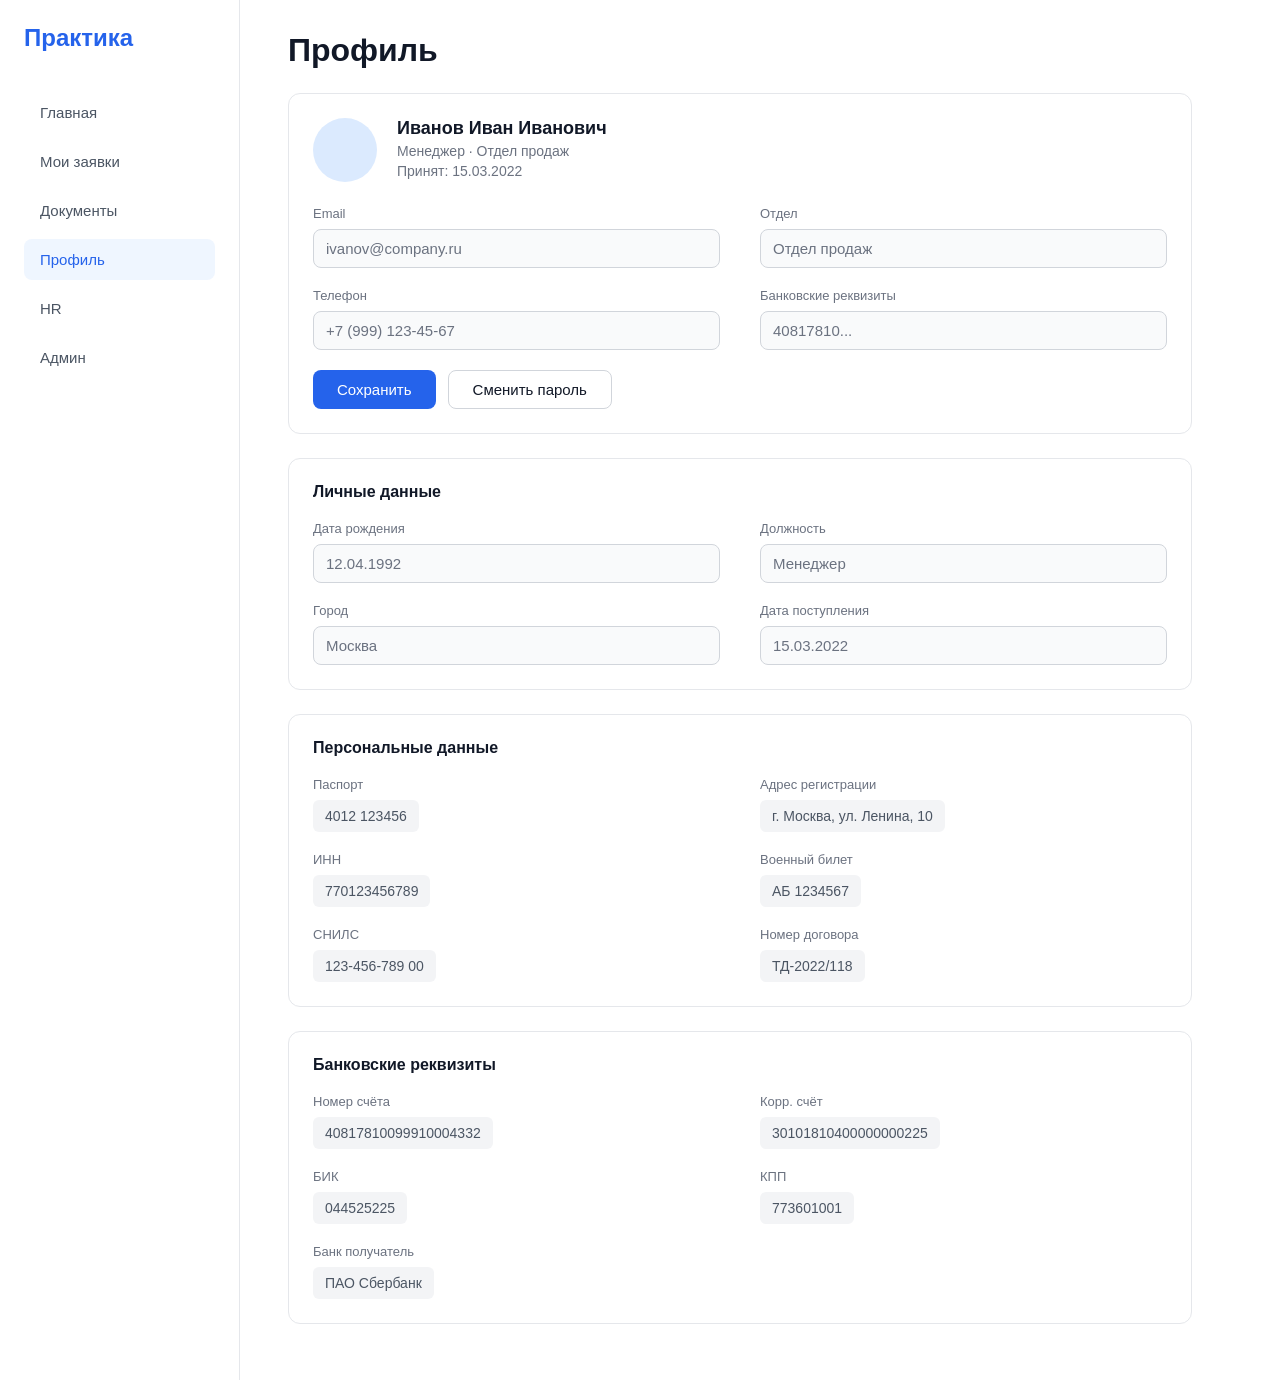
<file: frontend/profile.html>
<!DOCTYPE html>
<html lang="ru">
<head>
    <meta charset="UTF-8">
    <meta name="viewport" content="width=device-width, initial-scale=1.0">
    <title>Практика - Профиль</title>
    <link rel="stylesheet" href="styles/profile.css"></head>
<body>

    <!-- Сайдбар -->
    <aside class="sidebar">
        <div class="logo">Практика</div>
        <nav class="nav">
            <a href="dashboard.html">Главная</a>
            <a href="my-requests.html">Мои заявки</a>
            <a href="documents.html">Документы</a>
            <a href="profile.html" class="active">Профиль</a>
            <a href="hr.html">HR</a> <!-- Если есть такая страница -->
    <a href="admin.html">Админ</a> <!-- ДОБАВИТЬ ЭТУ СТРОКУ -->
        </nav>
    </aside>

    <!-- Основной контент -->
    <main class="main-content">
        <h1>Профиль</h1>

        <!-- Карточка основной информации -->
        <div class="section-card">
            <div style="display: flex; gap: 20px; margin-bottom: 24px;">
                <div style="width: 64px; height: 64px; background-color: #dbeafe; border-radius: 50%;"></div>
                <div>
                    <h2 style="font-size: 18px; font-weight: 700;">Иванов Иван Иванович</h2>
                    <p style="color: #6b7280; font-size: 14px; margin-top: 4px;">Менеджер · Отдел продаж</p>
                    <p style="color: #6b7280; font-size: 14px; margin-top: 4px;">Принят: 15.03.2022</p>
                </div>
            </div>

            <div class="grid-2">
                <div class="form-group">
                    <label>Email</label>
                    <input type="email" value="ivanov@company.ru" readonly>
                </div>
                <div class="form-group">
                    <label>Отдел</label>
                    <input type="text" value="Отдел продаж" readonly>
                </div>
                <div class="form-group">
                    <label>Телефон</label>
                    <input type="text" value="+7 (999) 123-45-67" readonly>
                </div>
                <div class="form-group">
                    <label>Банковские реквизиты</label>
                    <input type="text" value="40817810..." readonly>
                </div>
            </div>

            <div class="button-group">
                <button class="btn-primary">Сохранить</button>
                <button class="btn-secondary">Сменить пароль</button>
            </div>
        </div>

        <!-- Личные данные -->
        <div class="section-card">
            <h3>Личные данные</h3>
            <div class="grid-2">
                <div class="form-group">
                    <label>Дата рождения</label>
                    <input type="text" value="12.04.1992" readonly>
                </div>
                <div class="form-group">
                    <label>Должность</label>
                    <input type="text" value="Менеджер" readonly>
                </div>
                <div class="form-group">
                    <label>Город</label>
                    <input type="text" value="Москва" readonly>
                </div>
                <div class="form-group">
                    <label>Дата поступления</label>
                    <input type="text" value="15.03.2022" readonly>
                </div>
            </div>
        </div>

        <!-- Персональные данные -->
        <div class="section-card">
            <h3>Персональные данные</h3>
            <div class="access-note">
            </div>
            
            <div class="grid-2">
                <div class="form-group">
                    <label>Паспорт</label>
                    <div class="data-chip">4012 123456</div>
                </div>
                <div class="form-group">
                    <label>Адрес регистрации</label>
                    <div class="data-chip">г. Москва, ул. Ленина, 10</div>
                </div>
                <div class="form-group">
                    <label>ИНН</label>
                    <div class="data-chip">770123456789</div>
                </div>
                <div class="form-group">
                    <label>Военный билет</label>
                    <div class="data-chip">АБ 1234567</div>
                </div>
                <div class="form-group">
                    <label>СНИЛС</label>
                    <div class="data-chip">123-456-789 00</div>
                </div>
                <div class="form-group">
                    <label>Номер договора</label>
                    <div class="data-chip">ТД-2022/118</div>
                </div>
            </div>
        </div>

        <!-- Банковские реквизиты -->
        <div class="section-card">
            <h3>Банковские реквизиты</h3>
            <div class="grid-2">
                <div class="form-group">
                    <label>Номер счёта</label>
                    <div class="data-chip">40817810099910004332</div>
                </div>
                <div class="form-group">
                    <label>Корр. счёт</label>
                    <div class="data-chip">30101810400000000225</div>
                </div>
                <div class="form-group">
                    <label>БИК</label>
                    <div class="data-chip">044525225</div>
                </div>
                <div class="form-group">
                    <label>КПП</label>
                    <div class="data-chip">773601001</div>
                </div>
                <div class="form-group" style="grid-column: span 1;">
                    <label>Банк получатель</label>
                    <div class="data-chip">ПАО Сбербанк</div>
                </div>
            </div>
        </div>
    </main>
</body>
</html>
</file>
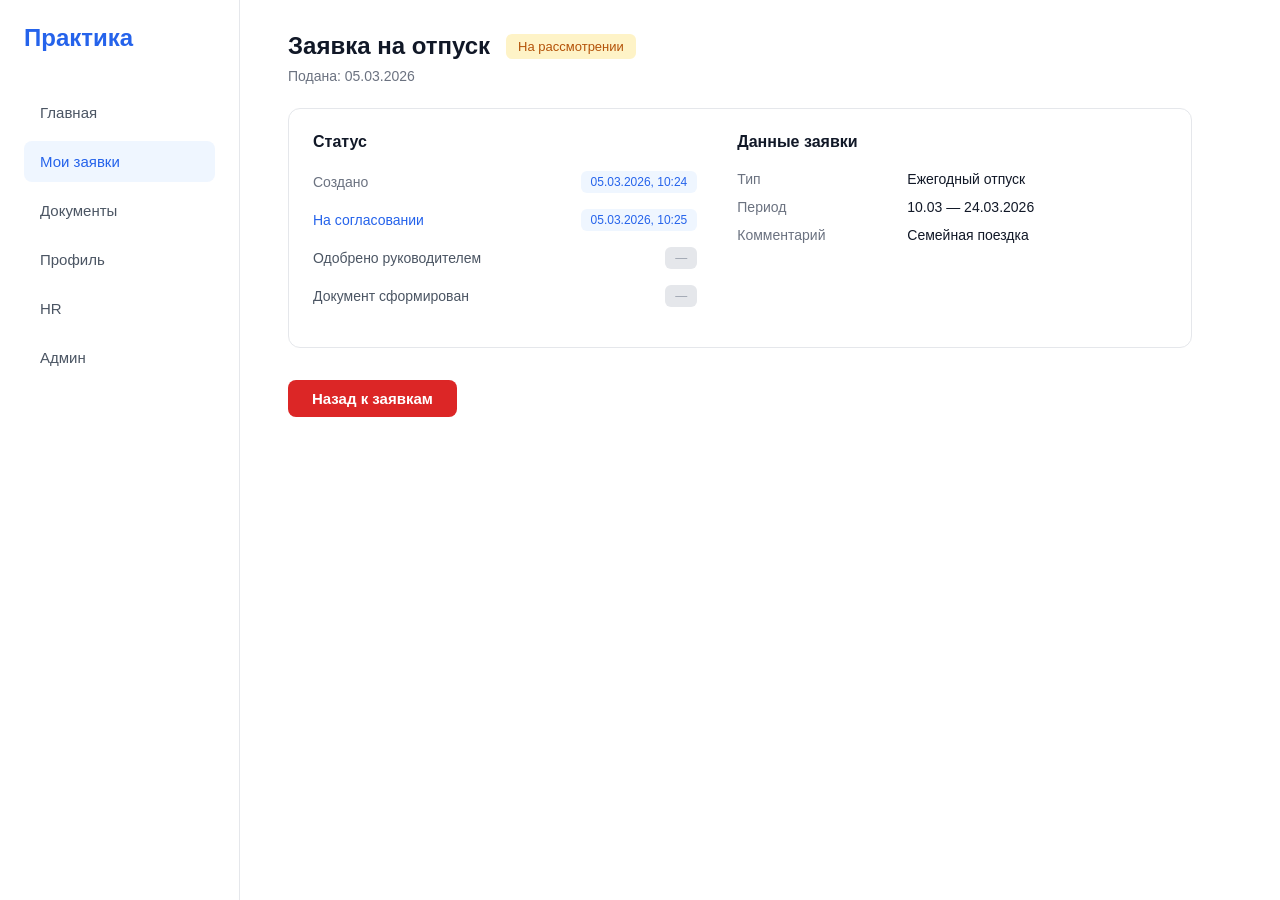
<file: frontend/request-detail.html>
<!DOCTYPE html>
<html lang="ru">
<head>
    <meta charset="UTF-8">
    <meta name="viewport" content="width=device-width, initial-scale=1.0">
    <title>Практика - Заявка</title>
    <link rel="stylesheet" href="styles/request-detail.css">
</head>
<body>

    <!-- Сайдбар -->
    <aside class="sidebar">
        <div class="logo">Практика</div>
        <nav class="nav">
            <a href="dashboard.html">Главная</a>
            <a href="my-requests.html" class="active">Мои заявки</a>
            <a href="documents.html">Документы</a>
            <a href="profile.html">Профиль</a>
            <a href="hr.html">HR</a> <!-- Если есть такая страница -->
    <a href="admin.html">Админ</a> <!-- ДОБАВИТЬ ЭТУ СТРОКУ -->
        </nav>
    </aside>

    <!-- Основной контент -->
    <main class="main-content">
        
        <div class="page-header">
            <div class="title-row">
                <!-- ID для динамической вставки заголовка -->
                <h1 id="detail-title">Заявка</h1>
                <!-- ID для динамической вставки статуса -->
                <span id="detail-status-badge" class="status-badge">Статус</span>
            </div>
            <!-- ID для динамической вставки даты подачи -->
            <p class="subtitle" id="detail-subtitle">Подана: ...</p>
        </div>

        <!-- Карточка с деталями -->
        <div class="detail-card">
            
            <!-- Колонка статусов -->
            <div class="status-column">
                <h3>Статус</h3>
                <!-- Сюда JS вставит историю статусов -->
                <ul class="status-list" id="status-history"></ul>
            </div>

            <!-- Колонка данных -->
            <div class="info-column">
                <h3>Данные заявки</h3>
                <dl class="info-group">
                    <dt>Тип</dt>
                    <!-- ID для динамической вставки типа -->
                    <dd id="detail-type">...</dd>
                    
                    <dt>Период</dt>
                    <!-- ID для динамической вставки периода -->
                    <dd id="detail-period">...</dd>
                    
                    <dt>Комментарий</dt>
                    <!-- ID для динамической вставки комментария -->
                    <dd id="detail-comment">...</dd>
                </dl>
            </div>
        </div>

        <!-- Кнопка Назад -->
        <button class="btn-back" onclick="window.history.back()">Назад к заявкам</button>

    </main>
    
    <!-- СКРИПТ ДЛЯ ДИНАМИЧЕСКОГО ЗАПОЛНЕНИЯ -->
    <script>
        // 1. Получаем ID из URL (?id=1)
        const urlParams = new URLSearchParams(window.location.search);
        const requestId = urlParams.get('id');

        // 2. Временная база данных (ЗАТЫЧКА)
        const allRequests = [
            { 
                id: 1, type: "Отпуск", period: "10.03 — 24.03.2026", date: "05.03.2026", status: "На рассмотрении", class: "pending", comment: "Семейная поездка",
                history: [
                    { name: "Создано", time: "05.03.2026, 10:24", state: "completed" },
                    { name: "На согласовании", time: "05.03.2026, 10:25", state: "current" },
                    { name: "Одобрено руководителем", time: "—", state: "empty" },
                    { name: "Документ сформирован", time: "—", state: "empty" }
                ]
            },
            { 
                id: 2, type: "Больничный", period: "01.02 — 05.02.2026", date: "01.02.2026", status: "Одобрено", class: "approved", comment: "Грипп",
                history: [
                    { name: "Создано", time: "01.02.2026, 09:00", state: "completed" },
                    { name: "На согласовании", time: "01.02.2026, 09:15", state: "completed" },
                    { name: "Одобрено руководителем", time: "01.02.2026, 14:30", state: "current" },
                    { name: "Документ сформирован", time: "—", state: "empty" }
                ]
            },
            { 
                id: 3, type: "Отпуск", period: "20.12 — 03.01.2026", date: "10.12.2025", status: "Отклонено", class: "rejected", comment: "Планы на Новый год",
                history: [
                    { name: "Создано", time: "10.12.2025, 12:00", state: "completed" },
                    { name: "На согласовании", time: "10.12.2025, 12:05", state: "completed" },
                    { name: "Одобрено руководителем", time: "11.12.2025, 09:00", state: "completed" },
                    { name: "Отклонено HR", time: "11.12.2025, 11:00", state: "current" }
                ]
            },
            { 
                id: 4, type: "Справка 2-НДФЛ", period: "—", date: "20.01.2026", status: "Готово", class: "ready", comment: "",
                history: [
                    { name: "Создано", time: "20.01.2026, 10:00", state: "completed" },
                    { name: "Документ сформирован", time: "20.01.2026, 10:05", state: "current" }
                ]
            }
        ];

        // 3. Ищем нужную заявку (если ID нет, показываем первую)
        const request = allRequests.find(r => r.id == requestId) || allRequests[0];

        // 4. Заполняем заголовок и бейдж статуса
        document.getElementById('detail-title').textContent = `Заявка на ${request.type.toLowerCase()}`;
        
        const statusBadge = document.getElementById('detail-status-badge');
        statusBadge.textContent = request.status;
        statusBadge.classList.add(request.class); // Добавляем класс для цвета (approved, rejected, etc.)

        document.getElementById('detail-subtitle').textContent = `Подана: ${request.date}`;

        // 5. Заполняем данные
        document.getElementById('detail-type').textContent = request.type === "Отпуск" ? "Ежегодный отпуск" : request.type;
        document.getElementById('detail-period').textContent = request.period;
        document.getElementById('detail-comment').textContent = request.comment || "—";

        // 6. Генерируем историю статусов
        const historyList = document.getElementById('status-history');
        historyList.innerHTML = ''; // Очищаем

        request.history.forEach(item => {
            const li = document.createElement('li');
            
            // Определяем класс состояния
            if (item.state === 'completed') li.classList.add('completed');
            if (item.state === 'current') li.classList.add('current');

            // Определяем бейдж времени
            let badgeClass = 'time-badge';
            if (item.state === 'empty') badgeClass = 'time-badge empty';

            li.innerHTML = `
                <span class="${item.state === 'current' ? 'status-action' : ''}">${item.name}</span>
                <span class="${badgeClass}">${item.time}</span>
            `;
            
            historyList.appendChild(li);
        });
    </script>

</body>
</html>
</file>
<file: frontend/styles/admin.css>
/* Базовые стили */
* {
    box-sizing: border-box;
    margin: 0;
    padding: 0;
    font-family: -apple-system, BlinkMacSystemFont, "Segoe UI", Roboto, Helvetica, Arial, sans-serif;
}



body {
    background-color: #ffffff;
    color: #111827;
    display: flex;
    min-height: 100vh;
}

/* Сайдбар */
.sidebar {
    width: 240px;
    background-color: #ffffff;
    border-right: 1px solid #e5e7eb;
    padding: 24px;
    display: flex;
    flex-direction: column;
}

.logo {
    color: #2563eb;
    font-size: 24px;
    font-weight: 700;
    margin-bottom: 40px;
}

.nav {
    display: flex;
    flex-direction: column;
    gap: 8px;
}

.nav a {
    display: block;
    padding: 12px 16px;
    text-decoration: none;
    color: #4b5563;
    border-radius: 8px;
    font-size: 15px;
    font-weight: 500;
    transition: background-color 0.2s;
}

.nav a:hover {
    background-color: #f3f4f6;
}

.nav a.active {
    background-color: #eff6ff;
    color: #2563eb;
}

/* Основной контент */
.main-content {
    flex-grow: 1;
    padding: 32px 48px;
    max-width: 1200px;
}

h1 {
    font-size: 28px;
    font-weight: 700;
    margin-bottom: 24px;
}

/* Кнопка */
.btn-primary {
    background-color: #2563eb;
    color: white;
    border: none;
    border-radius: 8px;
    padding: 10px 20px;
    font-size: 15px;
    font-weight: 600;
    cursor: pointer;
    transition: background-color 0.2s;
}

.btn-primary:hover {
    background-color: #1d4ed8;
}

/* Табы */
.filters {
    display: flex;
    gap: 8px;
    margin-bottom: 24px;
}

.filter-tab {
    background: none;
    border: none;
    padding: 8px 16px;
    border-radius: 8px;
    font-size: 14px;
    color: #6b7280;
    cursor: pointer;
    transition: all 0.2s;
}

.filter-tab.active {
    background-color: #2563eb;
    color: white;
    font-weight: 600;
}

/* Таблица пользователей */
.table-container {
    border: 1px solid #e5e7eb;
    border-radius: 12px;
    padding: 20px;
    margin-bottom: 24px;
}

table {
    width: 100%;
    border-collapse: collapse;
}

th {
    text-align: left;
    font-size: 13px;
    color: #9ca3af;
    font-weight: 500;
    padding-bottom: 12px;
}

td {
    padding: 16px 0;
    font-size: 14px;
    border-top: 1px solid #f3f4f6;
}

td:first-child {
    font-weight: 600;
}

.status {
    display: inline-block;
    padding: 5px 10px;
    border-radius: 6px;
    font-size: 12px;
    font-weight: 500;
}

.status.active {
    background-color: #d1fae5;
    color: #047857;
}

.status.blocked {
    background-color: #fee2e2;
    color: #b91c1c;
}

/* Кнопки действий */
.actions {
    display: flex;
    gap: 8px;
}

.btn-action {
    background: #ffffff;
    border: 1px solid #d1d5db;
    border-radius: 6px;
    padding: 5px 10px;
    font-size: 12px;
    font-weight: 500;
    cursor: pointer;
    color: #111827;
}

.btn-action.blue {
    color: #2563eb;
    border-color: #dbeafe;
    background-color: #eff6ff;
}

/* Нижние карточки */
.bottom-cards {
    display: grid;
    grid-template-columns: 1fr 1fr;
    gap: 20px;
}

.info-card {
    border: 1px solid #e5e7eb;
    border-radius: 12px;
    padding: 24px;
}

.info-card h3 {
    font-size: 16px;
    font-weight: 600;
    margin-bottom: 12px;
}

.info-card ul {
    list-style: none;
    color: #6b7280;
    font-size: 14px;
}

.info-card li {
    margin-bottom: 8px;
}
</file>
<file: frontend/styles/dashboard.css>
/* Базовые стили и сброс */
* {
    box-sizing: border-box;
    margin: 0;
    padding: 0;
    font-family: -apple-system, BlinkMacSystemFont, "Segoe UI", Roboto, Helvetica, Arial, sans-serif;
}

body {
    background-color: #ffffff;
    color: #111827;
    display: flex;
    min-height: 100vh;
}

/* --- Сайдбар --- */
.sidebar {
    width: 240px;
    background-color: #ffffff;
    border-right: 1px solid #e5e7eb;
    padding: 24px;
    display: flex;
    flex-direction: column;
}

.logo {
    color: #2563eb;
    font-size: 24px;
    font-weight: 700;
    margin-bottom: 40px;
}

.nav {
    display: flex;
    flex-direction: column;
    gap: 8px;
}

.nav a {
    display: block;
    padding: 12px 16px;
    text-decoration: none;
    color: #4b5563;
    border-radius: 8px;
    font-size: 15px;
    font-weight: 500;
    transition: background-color 0.2s;
}

.nav a:hover {
    background-color: #f3f4f6;
}

.nav a.active {
    background-color: #eff6ff;
    color: #2563eb;
}

/* --- Основной контент --- */
.main-content {
    flex-grow: 1;
    padding: 32px 48px;
    max-width: 1200px;
    margin: 0 auto;
}

/* Шапка */
.header {
    display: flex;
    justify-content: space-between;
    align-items: flex-start;
    margin-bottom: 24px;
}

h1 {
    font-size: 32px;
    font-weight: 600;
    margin-bottom: 12px;
}

.welcome-text h2 {
    font-size: 20px;
    font-weight: 600;
    margin-bottom: 4px;
}

.welcome-text p {
    color: #6b7280;
    font-size: 15px;
}

.user-info {
    display: flex;
    align-items: center;
    gap: 16px;
    font-size: 14px;
    color: #4b5563;
}

.user-info .name {
    font-weight: 600;
    color: #111827;
}

.user-info .role {
    color: #6b7280;
}

/* --- Карточки быстрых действий --- */
.quick-actions {
    display: grid;
    grid-template-columns: repeat(3, 1fr);
    gap: 16px;
    margin-bottom: 24px;
}

.action-card {
    border: 1px solid #e5e7eb;
    border-radius: 12px;
    padding: 20px;
    cursor: pointer;
    transition: box-shadow 0.2s;
    background-color: #fff;
}

.action-card:hover {
    box-shadow: 0 4px 12px rgba(0,0,0,0.05);
}

.action-card.primary {
    background-color: #2563eb;
    border-color: #2563eb;
    color: white;
}

.action-card.primary:hover {
    background-color: #1d4ed8;
}

.action-card h3 {
    font-size: 17px;
    font-weight: 600;
    margin-bottom: 6px;
}

.action-card p {
    font-size: 14px;
    color: #6b7280;
}

.action-card.primary p {
    color: #dbeafe;
}

/* --- Блоки статистики и уведомлений --- */
.info-grid {
    display: grid;
    grid-template-columns: 1fr 1fr;
    gap: 16px;
    margin-bottom: 32px;
}

.info-card {
    border: 1px solid #e5e7eb;
    border-radius: 12px;
    padding: 20px;
    background-color: #fff;
}

.info-card h3 {
    font-size: 14px;
    color: #6b7280;
    font-weight: 500;
    margin-bottom: 12px;
}

.days-left {
    font-size: 36px;
    color: #2563eb;
    font-weight: 700;
    margin-bottom: 4px;
}

.info-card .hint {
    font-size: 13px;
    color: #9ca3af;
}

.notifications {
    list-style: none;
    padding: 0;
}

.notifications li {
    display: flex;
    align-items: center;
    gap: 12px;
    margin-bottom: 12px;
    font-size: 14px;
}

.notifications li::before {
    content: "•";
    color: #2563eb;
    font-size: 20px;
    line-height: 1;
}

/* --- Таблица заявок --- */
.requests-table {
    border: 1px solid #e5e7eb;
    border-radius: 12px;
    padding: 20px;
    background-color: #fff;
}

.table-header {
    display: flex;
    justify-content: space-between;
    align-items: center;
    margin-bottom: 20px;
}

.table-header h3 {
    font-size: 18px;
    font-weight: 600;
}

.table-header a {
    color: #2563eb;
    font-size: 14px;
    text-decoration: none;
    font-weight: 500;
}

table {
    width: 100%;
    border-collapse: collapse;
}

th {
    text-align: left;
    font-size: 13px;
    color: #9ca3af;
    font-weight: 500;
    padding-bottom: 12px;
}

td {
    padding: 16px 0;
    font-size: 15px;
    border-top: 1px solid #f3f4f6;
}

td:first-child {
    font-weight: 600;
    color: #111827;
    width: 35%;
}

.status {
    display: inline-block;
    padding: 6px 12px;
    border-radius: 6px;
    font-size: 13px;
    font-weight: 500;
}

.status.pending {
    background-color: #fef3c7;
    color: #b45309;
}

.status.approved {
    background-color: #d1fae5;
    color: #047857;
}

.status.ready {
    background-color: #e0e7ff;
    color: #4338ca;
}
</file>
<file: frontend/styles/documents.css>
/* Базовые стили */
        * {
            box-sizing: border-box;
            margin: 0;
            padding: 0;
            font-family: -apple-system, BlinkMacSystemFont, "Segoe UI", Roboto, Helvetica, Arial, sans-serif;
        }

        body {
            background-color: #ffffff;
            color: #111827;
            display: flex;
            min-height: 100vh;
        }

        /* Сайдбар */
        .sidebar {
            width: 240px;
            background-color: #ffffff;
            border-right: 1px solid #e5e7eb;
            padding: 24px;
            display: flex;
            flex-direction: column;
        }

        .logo {
            color: #2563eb;
            font-size: 24px;
            font-weight: 700;
            margin-bottom: 40px;
        }

        .nav {
            display: flex;
            flex-direction: column;
            gap: 8px;
        }

        .nav a {
            display: block;
            padding: 12px 16px;
            text-decoration: none;
            color: #4b5563;
            border-radius: 8px;
            font-size: 15px;
            font-weight: 500;
            transition: background-color 0.2s;
        }

        .nav a:hover {
            background-color: #f3f4f6;
        }

        .nav a.active {
            background-color: #eff6ff;
            color: #2563eb;
        }

        /* Основной контент */
        .main-content {
            flex-grow: 1;
            padding: 32px 48px;
            max-width: 1100px;
        }

        h1 {
            font-size: 28px;
            font-weight: 700;
            margin-bottom: 24px;
        }

        /* Фильтры (Табы) */
        .filters {
            display: flex;
            gap: 8px;
            margin-bottom: 24px;
        }

        .filter-tab {
            background: none;
            border: none;
            padding: 8px 16px;
            border-radius: 8px;
            font-size: 14px;
            color: #6b7280;
            cursor: pointer;
            transition: all 0.2s;
        }

        .filter-tab:hover {
            background-color: #f3f4f6;
            color: #111827;
        }

        .filter-tab.active {
            background-color: #2563eb;
            color: white;
            font-weight: 600;
        }

        /* Таблица документов */
        .table-container {
            border: 1px solid #e5e7eb;
            border-radius: 12px;
            padding: 8px 24px;
            background-color: #ffffff;
            margin-bottom: 32px;
        }

        table {
            width: 100%;
            border-collapse: collapse;
        }

        th {
            text-align: left;
            font-size: 13px;
            color: #9ca3af;
            font-weight: 500;
            padding: 16px 0;
            border-bottom: 1px solid #f3f4f6;
        }

        td {
            padding: 20px 0;
            font-size: 15px;
            border-bottom: 1px solid #f3f4f6;
            color: #111827;
            vertical-align: middle;
        }

        /* Стили для разных колонок */
        .doc-title {
            font-weight: 600;
            width: 30%;
        }

        .doc-date {
            color: #6b7280;
            font-size: 14px;
            width: 15%;
        }

        /* Статусы */
        .status {
            display: inline-block;
            padding: 5px 10px;
            border-radius: 6px;
            font-size: 13px;
            font-weight: 500;
            width: 15%;
        }

        .status.pending {
            background-color: #fef3c7;
            color: #b45309;
        }

        .status.signed {
            background-color: #d1fae5;
            color: #047857;
        }

        .status.ready {
            background-color: #e0e7ff;
            color: #4338ca;
        }

        /* Кнопки действий */
        .actions {
            display: flex;
            gap: 8px;
            align-items: center;
            flex-wrap: wrap;
        }

        .btn-action {
            background: #ffffff;
            border: 1px solid #d1d5db;
            border-radius: 6px;
            padding: 6px 12px;
            font-size: 13px;
            font-weight: 500;
            cursor: pointer;
            transition: all 0.2s;
            color: #111827;
        }

        .btn-action:hover {
            background-color: #f9fafb;
            border-color: #9ca3af;
        }

        .btn-action.blue {
            color: #2563eb;
            border-color: #dbeafe;
            background-color: #eff6ff;
        }

        .btn-action.blue:hover {
            background-color: #dbeafe;
        }

        /* Красная кнопка PDF */
        .btn-pdf {
            background-color: #ef4444;
            color: white;
            border: none;
            border-radius: 6px;
            padding: 6px 12px;
            font-size: 13px;
            font-weight: 600;
            cursor: pointer;
            transition: background-color 0.2s;
        }

        .btn-pdf:hover {
            background-color: #dc2626;
        }

        /* Кнопка Назад */
        .btn-back {
            background-color: #dc2626;
            color: white;
            border: none;
            border-radius: 8px;
            padding: 10px 24px;
            font-size: 15px;
            font-weight: 600;
            cursor: pointer;
            transition: background-color 0.2s;
        }

        .btn-back:hover {
            background-color: #b91c1c;
        }

        /* Скрытие строк при фильтрации */
        .hidden {
            display: none;
        }
</file>
<file: frontend/styles/employee-card.css>
* {
            box-sizing: border-box;
            margin: 0;
            padding: 0;
            font-family: -apple-system, BlinkMacSystemFont, "Segoe UI", Roboto, Helvetica, Arial, sans-serif;
        }

        body {
            background-color: #ffffff;
            color: #111827;
            display: flex;
            min-height: 100vh;
        }

        .sidebar {
            width: 240px;
            background-color: #ffffff;
            border-right: 1px solid #e5e7eb;
            padding: 24px;
            display: flex;
            flex-direction: column;
        }

        .logo {
            color: #2563eb;
            font-size: 24px;
            font-weight: 700;
            margin-bottom: 40px;
        }

        .nav {
            display: flex;
            flex-direction: column;
            gap: 8px;
        }

        .nav a {
            display: block;
            padding: 12px 16px;
            text-decoration: none;
            color: #4b5563;
            border-radius: 8px;
            font-size: 15px;
            font-weight: 500;
            transition: background-color 0.2s;
        }

        .nav a:hover {
            background-color: #f3f4f6;
        }

        .nav a.active {
            background-color: #eff6ff;
            color: #2563eb;
        }

        .main-content {
            flex-grow: 1;
            padding: 32px 48px;
            max-width: 1000px;
        }

        .back-link {
            display: inline-block;
            color: #2563eb;
            text-decoration: none;
            font-size: 14px;
            margin-bottom: 16px;
        }

        .header {
            display: flex;
            justify-content: space-between;
            align-items: flex-end;
            margin-bottom: 24px;
        }

        h1 {
            font-size: 28px;
            font-weight: 700;
            margin-bottom: 4px;
        }

        .header p {
            color: #6b7280;
            font-size: 14px;
        }

        .header .hint {
            color: #2563eb;
            font-size: 14px;
        }

        .card {
            border: 1px solid #e5e7eb;
            border-radius: 12px;
            padding: 24px;
            margin-bottom: 24px;
        }

        .grid-2 {
            display: grid;
            grid-template-columns: 1fr 1fr;
            gap: 24px;
        }

        .form-group {
            margin-bottom: 20px;
        }

        .form-group label {
            display: block;
            font-size: 13px;
            color: #6b7280;
            margin-bottom: 8px;
        }

        .form-group input {
            width: 100%;
            padding: 12px;
            border: 1px solid #d1d5db;
            border-radius: 8px;
            font-size: 15px;
            color: #111827;
            background-color: #f9fafb;
            outline: none;
            cursor: not-allowed;
        }

        /* Стили для редактируемых полей */
        .form-group input.editable {
            background-color: #ffffff;
            border: 2px solid #2563eb;
            cursor: text;
        }

        .form-group input.editable:focus {
            box-shadow: 0 0 0 3px rgba(37, 99, 235, 0.1);
        }

        .btn-group {
            display: flex;
            gap: 12px;
            margin-top: 16px;
        }

        .btn-primary {
            background-color: #2563eb;
            color: white;
            border: none;
            border-radius: 8px;
            padding: 12px 24px;
            font-size: 15px;
            font-weight: 600;
            cursor: pointer;
        }

        .btn-secondary {
            background-color: #ffffff;
            color: #111827;
            border: 1px solid #d1d5db;
            border-radius: 8px;
            padding: 12px 24px;
            font-size: 15px;
            font-weight: 500;
            cursor: pointer;
        }

        .sensitive-block {
            margin-top: 24px;
            display: flex;
            align-items: center;
            gap: 16px;
        }

        .btn-sensitive {
            background-color: #f3f4f6;
            border: 1px solid #d1d5db;
            border-radius: 8px;
            padding: 8px 16px;
            font-size: 13px;
            cursor: pointer;
        }

        .sensitive-note {
            font-size: 13px;
            color: #9ca3af;
        }

        .comment-block {
            margin-top: 24px;
        }

        .comment-block h3 {
            font-size: 16px;
            font-weight: 600;
            margin-bottom: 12px;
        }

        textarea {
            width: 100%;
            padding: 12px;
            border: 1px solid #d1d5db;
            border-radius: 8px;
            font-size: 14px;
            resize: vertical;
        }
</file>
<file: frontend/styles/hr.css>
/* Базовые стили */
        * {
            box-sizing: border-box;
            margin: 0;
            padding: 0;
            font-family: -apple-system, BlinkMacSystemFont, "Segoe UI", Roboto, Helvetica, Arial, sans-serif;
        }

        body {
            background-color: #ffffff;
            color: #111827;
            display: flex;
            min-height: 100vh;
        }

        /* Сайдбар */
        .sidebar {
            width: 240px;
            background-color: #ffffff;
            border-right: 1px solid #e5e7eb;
            padding: 24px;
            display: flex;
            flex-direction: column;
        }

        .logo {
            color: #2563eb;
            font-size: 24px;
            font-weight: 700;
            margin-bottom: 40px;
        }

        .nav {
            display: flex;
            flex-direction: column;
            gap: 8px;
        }

        .nav a {
            display: block;
            padding: 12px 16px;
            text-decoration: none;
            color: #4b5563;
            border-radius: 8px;
            font-size: 15px;
            font-weight: 500;
            transition: background-color 0.2s;
        }

        .nav a:hover {
            background-color: #f3f4f6;
        }

        .nav a.active {
            background-color: #eff6ff;
            color: #2563eb;
        }

        /* Основной контент */
        .main-content {
            flex-grow: 1;
            padding: 32px 48px;
            max-width: 1300px;
        }

        h1 {
            font-size: 28px;
            font-weight: 700;
            margin-bottom: 24px;
        }

        /* Верхняя панель с именем */
        .top-bar {
            display: flex;
            justify-content: space-between;
            align-items: center;
            margin-bottom: 24px;
        }

        .user-chip {
            background-color: #f3f4f6;
            padding: 8px 16px;
            border-radius: 20px;
            font-size: 14px;
            color: #4b5563;
        }

        /* Карточки статистики */
        .stats-grid {
            display: grid;
            grid-template-columns: repeat(4, 1fr);
            gap: 16px;
            margin-bottom: 32px;
        }

        .stat-card {
            border: 1px solid #e5e7eb;
            border-radius: 12px;
            padding: 20px;
            background-color: #ffffff;
        }

        .stat-card .number {
            font-size: 32px;
            font-weight: 700;
            margin-bottom: 8px;
        }

        .stat-card:nth-child(1) .number { color: #2563eb; }
        .stat-card:nth-child(2) .number { color: #d97706; }
        .stat-card:nth-child(3) .number { color: #6b7280; }
        .stat-card:nth-child(4) .number { color: #6b7280; }

        .stat-card .label {
            font-size: 14px;
            color: #6b7280;
        }

        /* Таблица заявок */
        .table-container {
            border: 1px solid #e5e7eb;
            border-radius: 12px;
            padding: 8px 24px;
            background-color: #ffffff;
            margin-bottom: 24px;
        }

        table {
            width: 100%;
            border-collapse: collapse;
        }

        th {
            text-align: left;
            font-size: 13px;
            color: #9ca3af;
            font-weight: 500;
            padding: 16px 0;
            border-bottom: 1px solid #f3f4f6;
        }

        td {
            padding: 16px 0;
            font-size: 14px;
            border-bottom: 1px solid #f3f4f6;
        }

        td:first-child {
            font-weight: 600;
        }

        /* Статусы */
        .status {
            display: inline-block;
            padding: 5px 10px;
            border-radius: 6px;
            font-size: 12px;
            font-weight: 500;
        }

        .status.pending {
            background-color: #fef3c7;
            color: #b45309;
        }

        .status.approved {
            background-color: #d1fae5;
            color: #047857;
        }

        .status.new {
            background-color: #e0e7ff;
            color: #4338ca;
        }

        .status.waiting {
            background-color: #f3f4f6;
            color: #4b5563;
        }

        /* Кнопки действий */
        .actions {
            display: flex;
            gap: 8px;
            align-items: center;
        }

        .btn-action {
            background: #ffffff;
            border: 1px solid #d1d5db;
            border-radius: 6px;
            padding: 6px 12px;
            font-size: 13px;
            font-weight: 500;
            cursor: pointer;
            color: #111827;
        }

        .btn-action:hover {
            background-color: #f9fafb;
            border-color: #9ca3af;
        }

        .btn-blue {
            background-color: #2563eb;
            color: white;
            border: 1px solid #2563eb;
            border-radius: 6px;
            padding: 6px 12px;
            font-size: 13px;
            font-weight: 500;
            cursor: pointer;
        }

        .btn-blue:hover {
            background-color: #1d4ed8;
        }

        /* Таблица сотрудников */
        .employees-header {
            display: flex;
            justify-content: space-between;
            align-items: center;
            padding: 16px 0;
            border-bottom: 1px solid #f3f4f6;
        }

        .employees-header h3 {
            font-size: 16px;
            font-weight: 600;
        }

        .employees-header span {
            font-size: 13px;
            color: #9ca3af;
        }
</file>
<file: frontend/styles/login.css>
/* Базовые сбросы и шрифты */
        * {
            box-sizing: border-box;
            margin: 0;
            padding: 0;
            font-family: -apple-system, BlinkMacSystemFont, "Segoe UI", Roboto, Helvetica, Arial, sans-serif;
        }

        body {
            background-color: #f9fafb; /* Светло-серый фон */
            display: flex;
            flex-direction: column;
            align-items: center;
            justify-content: center;
            min-height: 100vh;
            position: relative;
        }


        /* Стили карточки */
        .card {
            background-color: #ffffff;
            padding: 40px;
            border-radius: 12px;
            box-shadow: 0 10px 25px -5px rgba(0, 0, 0, 0.05), 0 8px 10px -6px rgba(0, 0, 0, 0.01);
            width: 100%;
            max-width: 380px;
        }

        /* Заголовок и подзаголовок */
        .card h1 {
            color: #2563eb; /* Ярко-синий */
            font-size: 28px;
            font-weight: 700;
            margin-bottom: 8px;
        }

        .card p.subtitle {
            color: #6b7280;
            font-size: 16px;
            margin-bottom: 30px;
            font-weight: 400;
        }

        /* Стили полей ввода */
        .form-group {
            margin-bottom: 20px;
        }

        .form-group label {
            display: block;
            color: #374151;
            font-size: 14px;
            font-weight: 600;
            margin-bottom: 8px;
        }

        .input-wrapper {
            position: relative;
        }

        .form-group input {
            width: 100%;
            padding: 12px 15px;
            border: 1px solid #d1d5db;
            border-radius: 8px;
            font-size: 16px;
            color: #111827;
            outline: none;
            transition: border-color 0.2s;
        }

        .form-group input::placeholder {
            color: #9ca3af;
        }

        .form-group input:focus {
            border-color: #2563eb;
            box-shadow: 0 0 0 3px rgba(37, 99, 235, 0.1);
        }

        /* Иконка глаза для пароля */
        .eye-icon {
            position: absolute;
            right: 15px;
            top: 50%;
            transform: translateY(-50%);
            cursor: pointer;
            color: #9ca3af;
            display: flex;
            align-items: center;
        }

        .eye-icon:hover {
            color: #6b7280;
        }

        /* Кнопка */
        .submit-btn {
            width: 100%;
            padding: 12px;
            background-color: #2563eb;
            color: white;
            border: none;
            border-radius: 8px;
            font-size: 16px;
            font-weight: 600;
            cursor: pointer;
            margin-top: 10px;
            transition: background-color 0.2s;
        }

        .submit-btn:hover {
            background-color: #1d4ed8;
        }
</file>
<file: frontend/styles/my-requests.css>
/* Базовые стили */
        * {
            box-sizing: border-box;
            margin: 0;
            padding: 0;
            font-family: -apple-system, BlinkMacSystemFont, "Segoe UI", Roboto, Helvetica, Arial, sans-serif;
        }

        body {
            background-color: #ffffff;
            color: #111827;
            display: flex;
            min-height: 100vh;
        }

        /* Сайдбар */
        .sidebar {
            width: 240px;
            background-color: #ffffff;
            border-right: 1px solid #e5e7eb;
            padding: 24px;
            display: flex;
            flex-direction: column;
        }

        .logo {
            color: #2563eb;
            font-size: 24px;
            font-weight: 700;
            margin-bottom: 40px;
        }

        .nav {
            display: flex;
            flex-direction: column;
            gap: 8px;
        }

        .nav a {
            display: block;
            padding: 12px 16px;
            text-decoration: none;
            color: #4b5563;
            border-radius: 8px;
            font-size: 15px;
            font-weight: 500;
            transition: background-color 0.2s;
        }

        .nav a:hover {
            background-color: #f3f4f6;
        }

        .nav a.active {
            background-color: #eff6ff;
            color: #2563eb;
        }

        /* Основной контент */
        .main-content {
            flex-grow: 1;
            padding: 32px 48px;
            max-width: 1200px;
        }

        /* Заголовок и кнопка */
        .page-header {
            display: flex;
            justify-content: space-between;
            align-items: center;
            margin-bottom: 32px;
        }

        h1 {
            font-size: 28px;
            font-weight: 700;
        }

        .btn-primary {
            background-color: #2563eb;
            color: white;
            border: none;
            border-radius: 8px;
            padding: 10px 20px;
            font-size: 15px;
            font-weight: 600;
            cursor: pointer;
            transition: background-color 0.2s;
        }

        .btn-primary:hover {
            background-color: #1d4ed8;
        }

        /* Фильтры (Табы) */
        .filters {
            display: flex;
            gap: 8px;
            margin-bottom: 24px;
        }

        .filter-tab {
            background: none;
            border: none;
            padding: 8px 16px;
            border-radius: 8px;
            font-size: 14px;
            color: #6b7280;
            cursor: pointer;
            transition: all 0.2s;
        }

        .filter-tab:hover {
            background-color: #f3f4f6;
            color: #111827;
        }

        .filter-tab.active {
            background-color: #2563eb;
            color: white;
            font-weight: 600;
        }

        /* Таблица заявок */
        .table-container {
            border: 1px solid #e5e7eb;
            border-radius: 12px;
            padding: 8px 24px;
            background-color: #ffffff;
        }

        table {
            width: 100%;
            border-collapse: collapse;
        }

        th {
            text-align: left;
            font-size: 13px;
            color: #9ca3af;
            font-weight: 500;
            padding: 16px 0;
            border-bottom: 1px solid #f3f4f6;
        }

        td {
            padding: 20px 0;
            font-size: 15px;
            border-bottom: 1px solid #f3f4f6;
            color: #111827;
        }

        td:first-child {
            font-weight: 600;
            width: 25%;
        }

        .request-date {
            color: #6b7280;
            font-size: 14px;
        }

        .status {
            display: inline-block;
            padding: 6px 12px;
            border-radius: 6px;
            font-size: 13px;
            font-weight: 500;
        }

        .status.pending {
            background-color: #fef3c7;
            color: #b45309;
        }

        .status.approved {
            background-color: #d1fae5;
            color: #047857;
        }

        .status.rejected {
            background-color: #fee2e2;
            color: #b91c1c;
        }

        .status.ready {
            background-color: #e0e7ff;
            color: #4338ca;
        }
</file>
<file: frontend/styles/new-request.css>
/* Базовые стили */
* {
    box-sizing: border-box;
    margin: 0;
    padding: 0;
    font-family: -apple-system, BlinkMacSystemFont, "Segoe UI", Roboto, Helvetica, Arial, sans-serif;
}

body {
    background-color: #ffffff;
    color: #111827;
    display: flex;
    min-height: 100vh;
}

/* Сайдбар */
.sidebar {
    width: 240px;
    background-color: #ffffff;
    border-right: 1px solid #e5e7eb;
    padding: 24px;
    display: flex;
    flex-direction: column;
}

.logo {
    color: #2563eb;
    font-size: 24px;
    font-weight: 700;
    margin-bottom: 40px;
}

.nav {
    display: flex;
    flex-direction: column;
    gap: 8px;
}

.nav a {
    display: block;
    padding: 12px 16px;
    text-decoration: none;
    color: #4b5563;
    border-radius: 8px;
    font-size: 15px;
    font-weight: 500;
    transition: background-color 0.2s;
}

.nav a:hover {
    background-color: #f3f4f6;
}

.nav a.active {
    background-color: #eff6ff;
    color: #2563eb;
}

/* Основной контент */
.main-content {
    flex-grow: 1;
    padding: 32px 48px;
    max-width: 700px;
}

h1 {
    font-size: 28px;
    font-weight: 700;
    margin-bottom: 24px;
}

/* Карточка формы */
.form-card {
    border: 1px solid #e5e7eb;
    border-radius: 12px;
    padding: 32px;
    background-color: #ffffff;
}

/* Переключатель типа заявки */
.type-toggle {
    display: inline-flex;
    background-color: #f3f4f6;
    border-radius: 8px;
    padding: 4px;
    margin-bottom: 20px;
}

.type-btn {
    border: none;
    background: transparent;
    padding: 8px 16px;
    border-radius: 6px;
    font-size: 14px;
    font-weight: 500;
    color: #6b7280;
    cursor: pointer;
    transition: all 0.2s;
}

.type-btn.active {
    background-color: #ffffff;
    color: #2563eb;
    box-shadow: 0 1px 3px rgba(0,0,0,0.1);
}

/* Информация о доступных днях */
.info-text {
    font-size: 14px;
    color: #2563eb;
    margin-bottom: 24px;
}

/* Стили полей */
.form-group {
    margin-bottom: 20px;
}

.form-group label {
    display: block;
    font-size: 13px;
    color: #6b7280;
    margin-bottom: 8px;
}

.form-group input, .form-group select, .form-group textarea {
    width: 100%;
    padding: 12px;
    border: 1px solid #d1d5db;
    border-radius: 8px;
    font-size: 15px;
    color: #111827;
    background-color: #ffffff;
    outline: none;
    transition: border-color 0.2s;
}

.form-group input:focus, .form-group select:focus, .form-group textarea:focus {
    border-color: #2563eb;
    box-shadow: 0 0 0 3px rgba(37, 99, 235, 0.1);
}

/* Сетка для дат */
.date-grid {
    display: grid;
    grid-template-columns: 1fr 1fr;
    gap: 20px;
}

/* Кнопки */
.button-group {
    display: flex;
    gap: 12px;
    margin-top: 32px;
}

.btn-primary {
    background-color: #2563eb;
    color: white;
    border: none;
    border-radius: 8px;
    padding: 12px 24px;
    font-size: 15px;
    font-weight: 600;
    cursor: pointer;
    transition: background-color 0.2s;
}

.btn-primary:hover {
    background-color: #1d4ed8;
}

.btn-secondary {
    background-color: #ffffff;
    color: #111827;
    border: 1px solid #d1d5db;
    border-radius: 8px;
    padding: 12px 24px;
    font-size: 15px;
    font-weight: 500;
    cursor: pointer;
    transition: all 0.2s;
}

.btn-secondary:hover {
    background-color: #f9fafb;
    border-color: #9ca3af;
}

/* Скрытые элементы */
.hidden {
    display: none;
}
</file>
<file: frontend/styles/profile.css>
/* Базовые стили */
        * {
            box-sizing: border-box;
            margin: 0;
            padding: 0;
            font-family: -apple-system, BlinkMacSystemFont, "Segoe UI", Roboto, Helvetica, Arial, sans-serif;
        }

        body {
            background-color: #ffffff;
            color: #111827;
            display: flex;
            min-height: 100vh;
        }

        /* Сайдбар (одинаковый для всех страниц) */
        .sidebar {
            width: 240px;
            background-color: #ffffff;
            border-right: 1px solid #e5e7eb;
            padding: 24px;
            display: flex;
            flex-direction: column;
        }

        .logo {
            color: #2563eb;
            font-size: 24px;
            font-weight: 700;
            margin-bottom: 40px;
        }

        .nav {
            display: flex;
            flex-direction: column;
            gap: 8px;
        }

        .nav a {
            display: block;
            padding: 12px 16px;
            text-decoration: none;
            color: #4b5563;
            border-radius: 8px;
            font-size: 15px;
            font-weight: 500;
            transition: background-color 0.2s;
        }

        .nav a:hover {
            background-color: #f3f4f6;
        }

        .nav a.active {
            background-color: #eff6ff;
            color: #2563eb;
        }

        /* Основной контент */
        .main-content {
            flex-grow: 1;
            padding: 32px 48px;
            max-width: 1000px;
        }

        h1 {
            font-size: 32px;
            font-weight: 600;
            margin-bottom: 24px;
        }

        /* Общие стили для карточек секций */
        .section-card {
            border: 1px solid #e5e7eb;
            border-radius: 12px;
            padding: 24px;
            margin-bottom: 24px;
            background-color: #fff;
        }

        .section-card h3 {
            font-size: 16px;
            font-weight: 600;
            margin-bottom: 20px;
        }

        /* Сетка полей */
        .grid-2 {
            display: grid;
            grid-template-columns: repeat(2, 1fr);
            gap: 20px 40px;
        }

        .form-group label {
            display: block;
            font-size: 13px;
            color: #6b7280;
            margin-bottom: 8px;
        }

        .form-group input, .form-group select {
            width: 100%;
            padding: 10px 12px;
            border: 1px solid #d1d5db;
            border-radius: 8px;
            font-size: 15px;
            color: #111827;
            background-color: #fff;
            outline: none;
        }

        .form-group input:focus {
            border-color: #2563eb;
            box-shadow: 0 0 0 3px rgba(37, 99, 235, 0.1);
        }

        .form-group input[readonly] {
            background-color: #f9fafb;
            color: #6b7280;
        }

        /* Стили для бейджей (затычек) чувствительных данных */
        .data-chip {
            display: inline-block;
            background-color: #f3f4f6;
            border-radius: 6px;
            padding: 8px 12px;
            font-size: 14px;
            color: #4b5563;
        }

        .data-chip.long {
            width: 100%;
        }

        .access-note {
            font-size: 13px;
            color: #2563eb;
            margin-bottom: 16px;
        }

        .access-note a {
            color: #2563eb;
            text-decoration: none;
        }

        .access-note a:hover {
            text-decoration: underline;
        }

        /* Кнопки */
        .button-group {
            display: flex;
            gap: 12px;
            margin-top: 20px;
        }

        .btn-primary {
            background-color: #2563eb;
            color: white;
            border: none;
            border-radius: 8px;
            padding: 10px 24px;
            font-size: 15px;
            font-weight: 500;
            cursor: pointer;
        }

        .btn-secondary {
            background-color: #ffffff;
            color: #111827;
            border: 1px solid #d1d5db;
            border-radius: 8px;
            padding: 10px 24px;
            font-size: 15px;
            font-weight: 500;
            cursor: pointer;
        }
</file>
<file: frontend/styles/request-detail.css>
/* Базовые стили */
        * {
            box-sizing: border-box;
            margin: 0;
            padding: 0;
            font-family: -apple-system, BlinkMacSystemFont, "Segoe UI", Roboto, Helvetica, Arial, sans-serif;
        }

        body {
            background-color: #ffffff;
            color: #111827;
            display: flex;
            min-height: 100vh;
        }

        /* Сайдбар */
        .sidebar {
            width: 240px;
            background-color: #ffffff;
            border-right: 1px solid #e5e7eb;
            padding: 24px;
            display: flex;
            flex-direction: column;
        }

        .logo {
            color: #2563eb;
            font-size: 24px;
            font-weight: 700;
            margin-bottom: 40px;
        }

        .nav {
            display: flex;
            flex-direction: column;
            gap: 8px;
        }

        .nav a {
            display: block;
            padding: 12px 16px;
            text-decoration: none;
            color: #4b5563;
            border-radius: 8px;
            font-size: 15px;
            font-weight: 500;
            transition: background-color 0.2s;
        }

        .nav a:hover {
            background-color: #f3f4f6;
        }

        .nav a.active {
            background-color: #eff6ff;
            color: #2563eb;
        }

        /* Основной контент */
        .main-content {
            flex-grow: 1;
            padding: 32px 48px;
            max-width: 1000px;
        }

        /* Заголовок и статус */
        .page-header {
            margin-bottom: 24px;
        }

        .title-row {
            display: flex;
            align-items: center;
            gap: 16px;
            margin-bottom: 8px;
        }

        h1 {
            font-size: 24px;
            font-weight: 700;
        }

        .status-badge {
            background-color: #fef3c7;
            color: #b45309;
            font-size: 13px;
            font-weight: 500;
            padding: 5px 12px;
            border-radius: 6px;
        }

        /* Стили для разных статусов бейджа */
        .status-badge.approved {
            background-color: #d1fae5;
            color: #047857;
        }

        .status-badge.rejected {
            background-color: #fee2e2;
            color: #b91c1c;
        }

        .status-badge.ready {
            background-color: #e0e7ff;
            color: #4338ca;
        }

        .subtitle {
            color: #6b7280;
            font-size: 14px;
        }

        /* Карточка деталей */
        .detail-card {
            border: 1px solid #e5e7eb;
            border-radius: 12px;
            padding: 24px;
            background-color: #ffffff;
            margin-bottom: 32px;
            display: flex;
            gap: 40px;
        }

        /* Статусы */
        .status-column {
            width: 45%;
        }

        .status-column h3 {
            font-size: 16px;
            font-weight: 600;
            margin-bottom: 20px;
        }

        .status-list {
            list-style: none;
        }

        .status-list li {
            display: flex;
            justify-content: space-between;
            align-items: center;
            margin-bottom: 16px;
            font-size: 14px;
            color: #4b5563;
        }

        .status-list li.current {
            color: #2563eb;
            font-weight: 500;
        }

        .status-list li.current .status-action {
            color: #2563eb;
        }

        .status-list li.completed {
            color: #6b7280;
        }

        /* Бейджи времени */
        .time-badge {
            background-color: #eff6ff;
            color: #2563eb;
            font-size: 12px;
            padding: 4px 10px;
            border-radius: 6px;
            font-weight: 500;
        }

        .time-badge.empty {
            background-color: #e5e7eb;
            color: #9ca3af;
        }

        /* Данные заявки */
        .info-column {
            flex-grow: 1;
        }

        .info-column h3 {
            font-size: 16px;
            font-weight: 600;
            margin-bottom: 20px;
        }

        .info-group {
            display: grid;
            grid-template-columns: 150px 1fr;
            gap: 12px 20px;
            font-size: 14px;
        }

        .info-group dt {
            color: #6b7280;
        }

        .info-group dd {
            color: #111827;
            font-weight: 500;
        }

        /* Кнопка Назад */
        .btn-back {
            background-color: #dc2626;
            color: white;
            border: none;
            border-radius: 8px;
            padding: 10px 24px;
            font-size: 15px;
            font-weight: 600;
            cursor: pointer;
            transition: background-color 0.2s;
        }

        .btn-back:hover {
            background-color: #b91c1c;
        }
</file>
